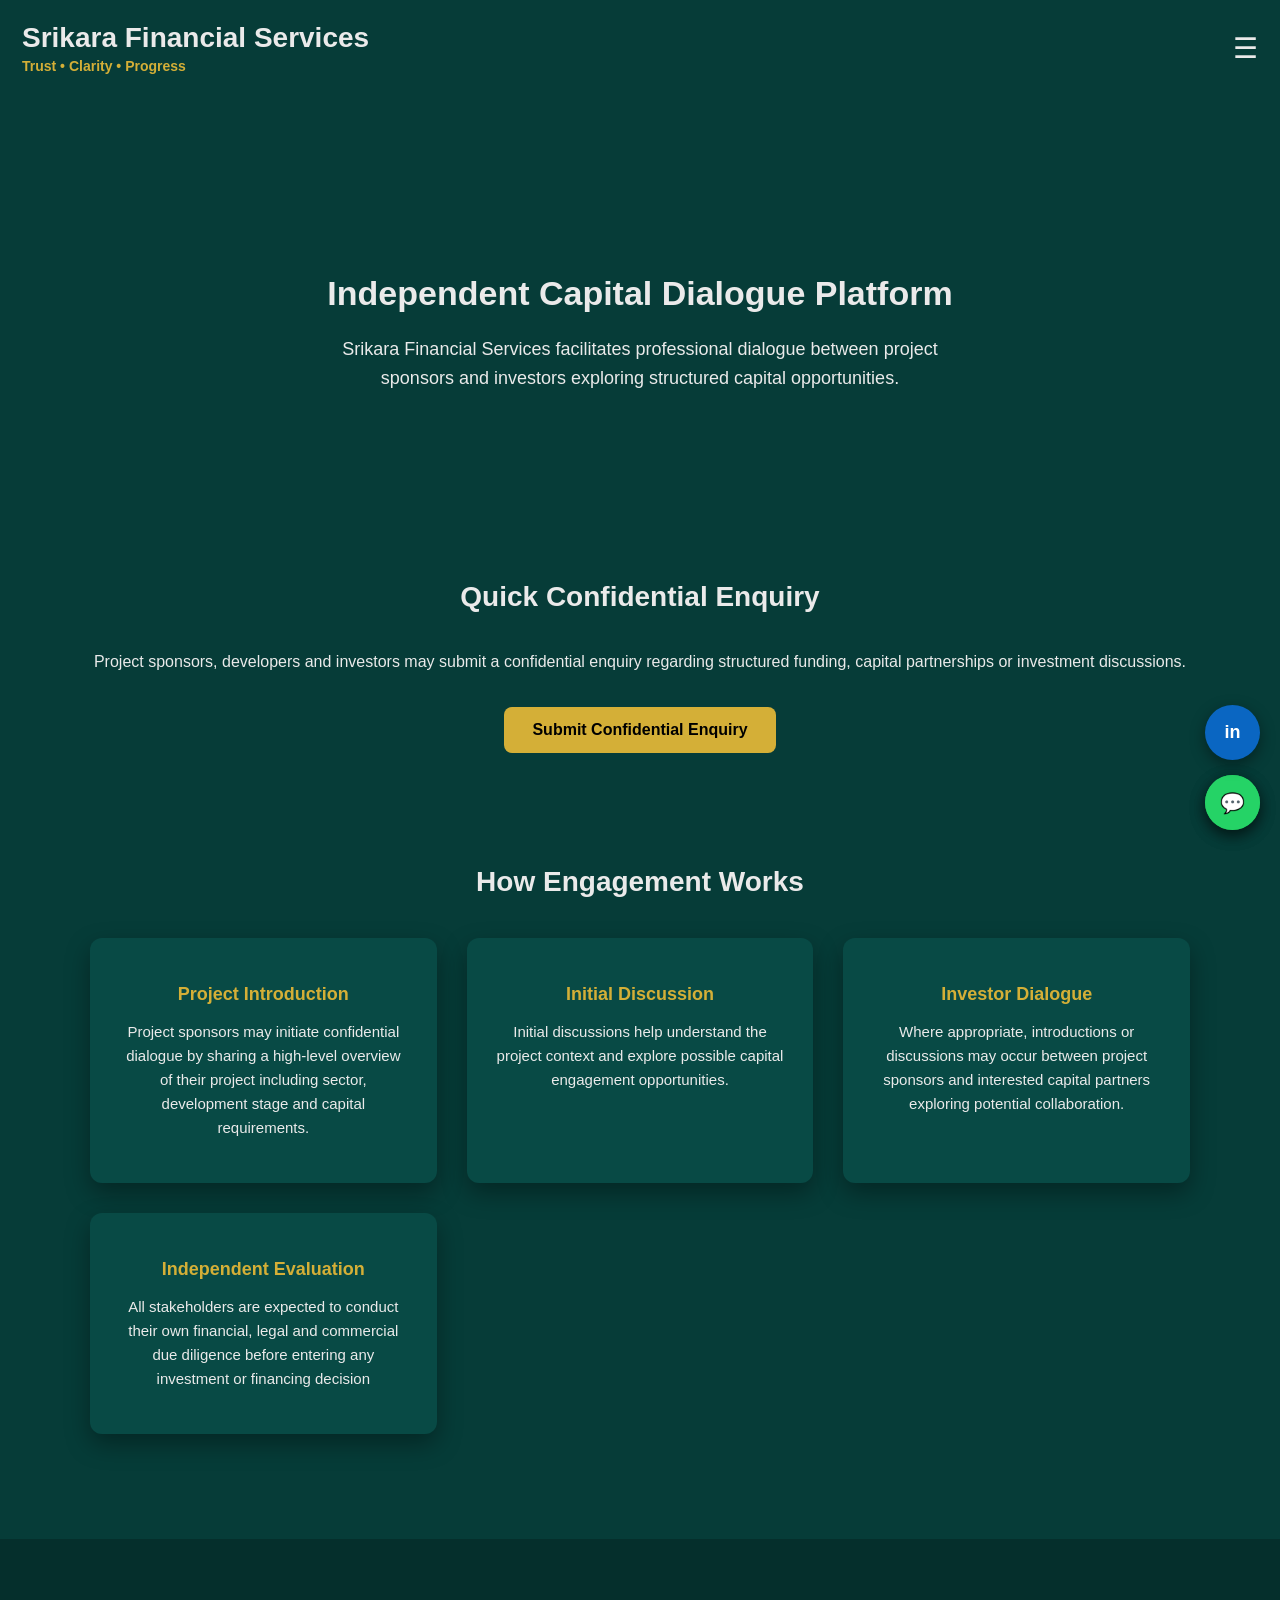
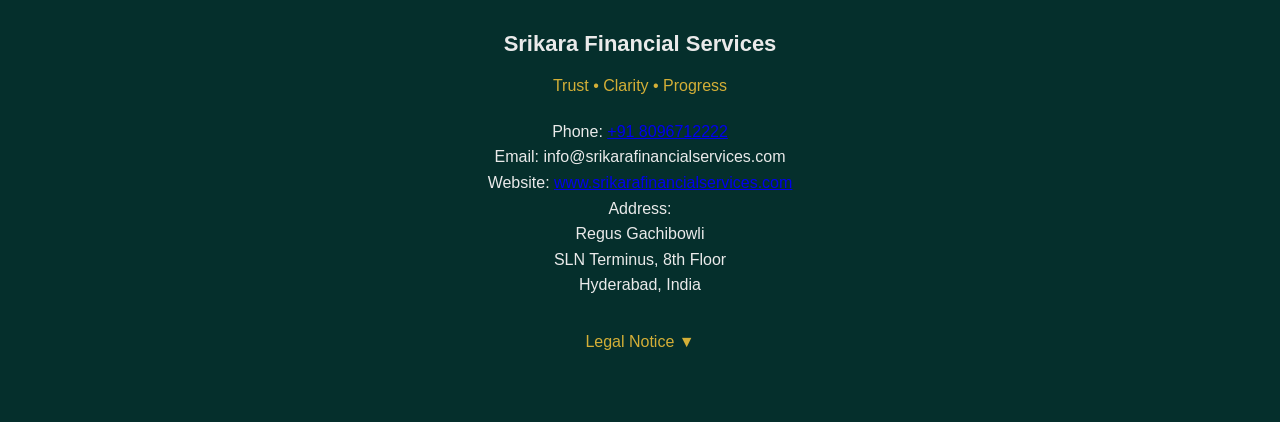
<file: index.html>
<!DOCTYPE html>
<html lang="en">

<head>

<meta charset="UTF-8">
<meta name="viewport" content="width=device-width, initial-scale=1.0">

<title>Srikara Financial Services | Structured Funding | Investor Introductions | NRI Home Loans</title>

<meta name="description" content="Srikara Financial Services facilitates dialogue between project sponsors and investors exploring structured capital opportunities.">

<meta name="keywords" content="structured funding India, project finance India, real estate capital stack India, investor introductions India, NRI home loans India, debt advisory India">
<link rel="canonical" href="https://www.srikarafinancialservices.com/">
<meta property="og:title" content="Srikara Financial Services">
<meta property="og:description" content="Independent platform facilitating dialogue between project sponsors and investors exploring structured capital opportunities.">
<meta property="og:url" content="https://www.srikarafinancialservices.com">
<meta property="og:type" content="website">

<link rel="stylesheet" href="styles.css">

<!-- GA4 -->

<script async src="https://www.googletagmanager.com/gtag/js?id=G-CBZW78712N"></script>

<script>
window.dataLayer = window.dataLayer || [];
function gtag(){dataLayer.push(arguments);}
gtag('js', new Date());
gtag('config', 'G-CBZW78712N');
</script>

</head>


<body>

<header class="header">

<div class="logo">
Srikara Financial Services
<div class="tagline">Trust • Clarity • Progress</div>
</div>

<div class="menu-icon" onclick="toggleMenu()">☰</div>

</header>


<nav id="sideMenu" class="side-menu">

<a href="index.html">Home</a>
<a href="about.html">About</a>
<a href="services.html">Services</a>
<a href="project-engagement.html">Projects</a>
<a href="structured-funding-india.html">Structured Funding</a>
<a href="nri-financing-india.html">NRI Financing</a>
<a href="faq.html">FAQ</a>
<a href="contact.html">Contact</a>

</nav>



<section class="hero">

<h1>Independent Capital Dialogue Platform</h1>

<p>
Srikara Financial Services facilitates professional dialogue between project sponsors and investors exploring structured capital opportunities.
</p>

</section>

<section class="container">

<h2>Quick Confidential Enquiry</h2>

<p>
Project sponsors, developers and investors may submit a confidential enquiry regarding structured funding, capital partnerships or investment discussions.
</p>

<a href="contact.html" class="gold-btn">
Submit Confidential Enquiry
</a>

</section>

<section class="container">

<h2>How Engagement Works</h2>

<div class="grid">

<div class="card">
<h3>Project Introduction</h3>
<p>

Project sponsors may initiate confidential dialogue by sharing a high-level overview of their project including sector, development stage and capital requirements.

</p>
</div>

<div class="card">
<h3>Initial Discussion</h3>
<p>
Initial discussions help understand the project context and explore possible capital engagement opportunities.
</p>
</div>

<div class="card">
<h3>Investor Dialogue</h3>
<p>
Where appropriate, introductions or discussions may occur between project sponsors and interested capital partners exploring potential collaboration.
</p>
</div>
<div class="card">
<h3>Independent Evaluation</h3>
<p>
All stakeholders are expected to conduct their own financial, legal and commercial due diligence before entering any investment or financing decision
</p></div>

</div>

</section>



<footer class="footer">

<h3>Srikara Financial Services</h3>

<p class="footer-tag">Trust • Clarity • Progress</p>

<p>
Phone: <a href="tel:+918096712222">+91 8096712222</a><br>

Email: <a href="mailto:info@srikarafinancialservices.com"><a class="whatsapp-btn" href="https://wa.me/918096712222?text=Hello%20I%20am%20interested%20in%20discussing%20project%20funding%20or%20financial%20services.%20Please%20share%20more%20details.">💬</a>
info@srikarafinancialservices.com
</a><br>

Website: <a href="https://www.srikarafinancialservices.com" target="_blank">
www.srikarafinancialservices.com
</a><br>
Address:<br>
Regus Gachibowli <br>
SLN Terminus, 8th Floor<br>
Hyderabad, India
</p>


<button class="disclaimer-btn" onclick="toggleDisclaimer()">Legal Notice ▼</button>

<div id="legalText" class="disclaimer-text">

<p>
Srikara Financial Services operates as an independent platform facilitating dialogue between project sponsors and investors exploring capital opportunities.
</p>

<p>
The platform does not operate as a lender, financial institution, investment fund or advisory firm providing regulated financial services.
</p>

<p>
All investment decisions remain subject to independent evaluation and due diligence by investors.
</p>

</div>

</footer>


<a class="whatsapp-btn" href="https://api.whatsapp.com/send?phone=918096712222&text=Hello%20I%20am%20interested%20in%20discussing%20project%20funding%20or%20financial%20services.%20Please%20share%20more%20details.">💬</a>

<a class="linkedin-btn" href="https://www.linkedin.com/in/naveenkumar-akula-086967397">in</a>




<script>

function toggleMenu(){
var menu=document.getElementById("sideMenu");

if(menu.style.right==="0px"){
menu.style.right="-260px";
}else{
menu.style.right="0px";
}
}

function toggleDisclaimer(){
var x=document.getElementById("legalText");

if(x.style.display==="block"){
x.style.display="none";
}else{
x.style.display="block";
}
}

</script>


</body>
</html>
</file>
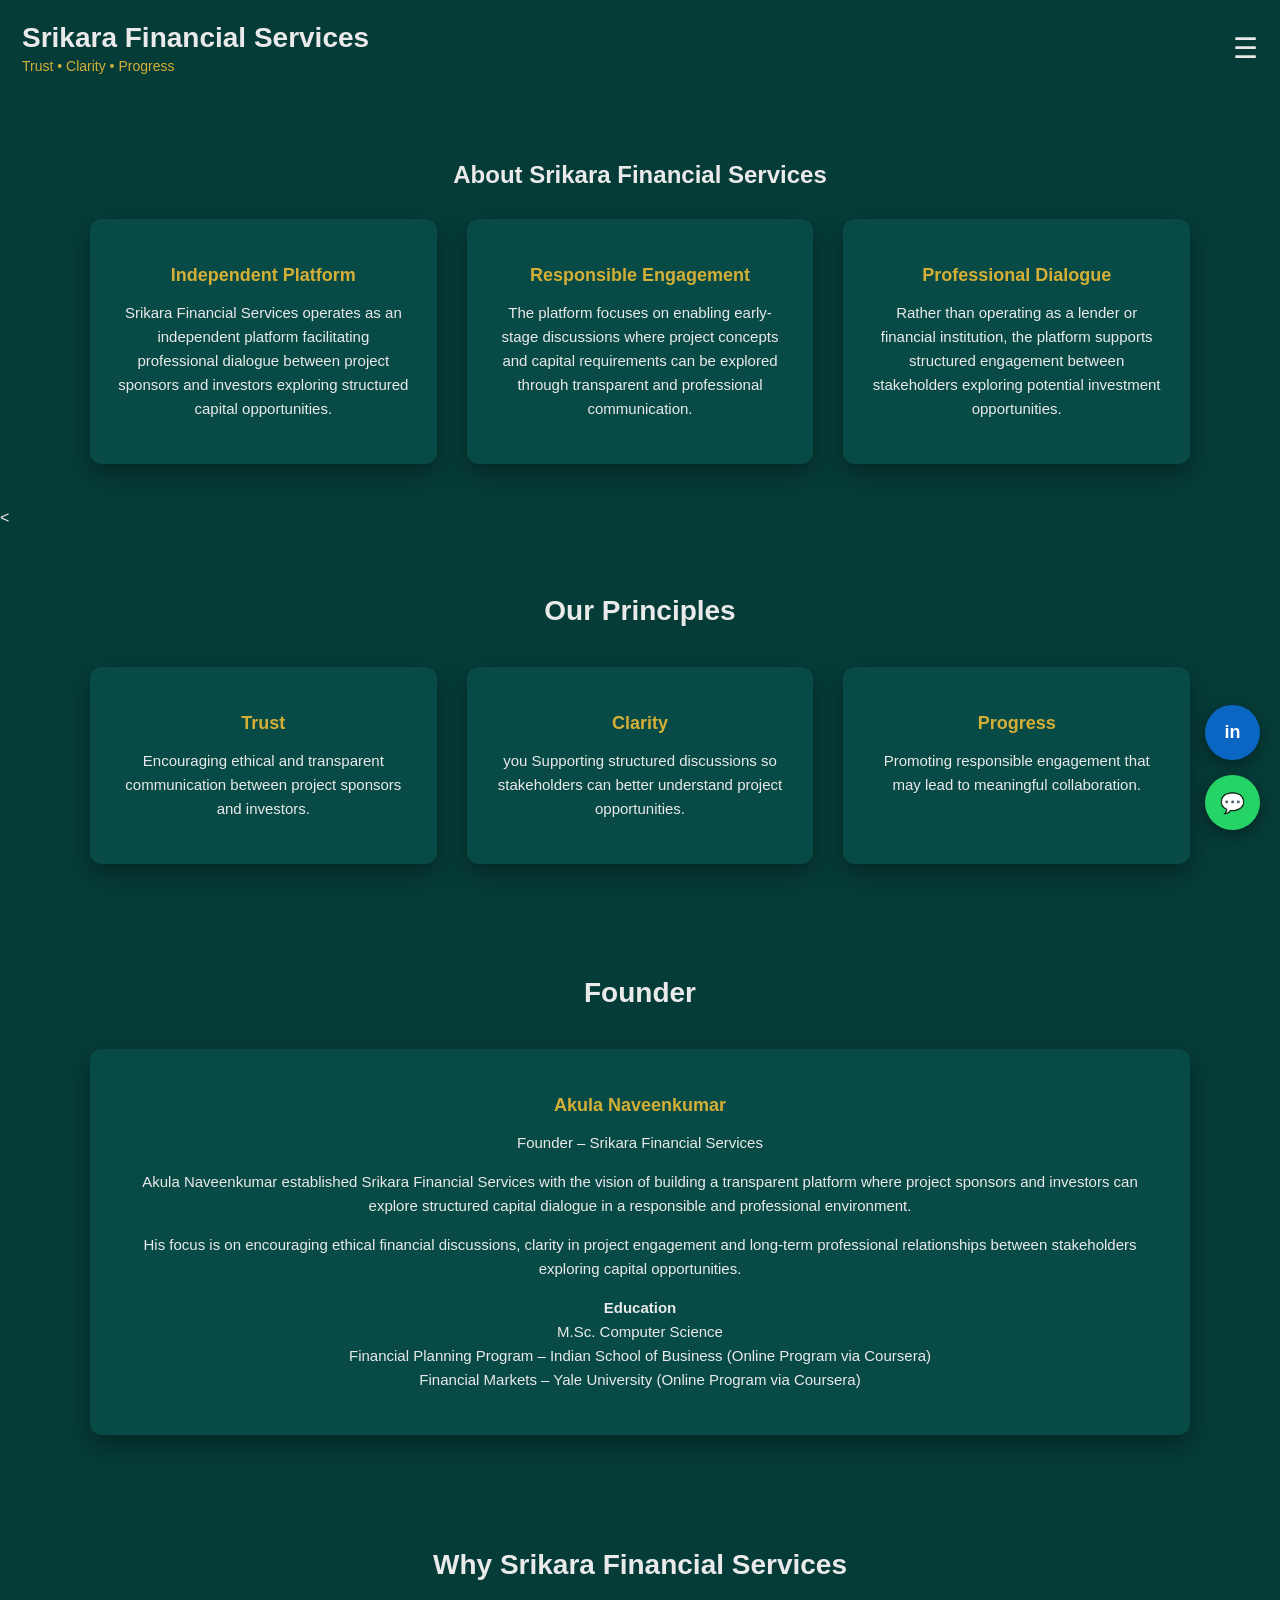
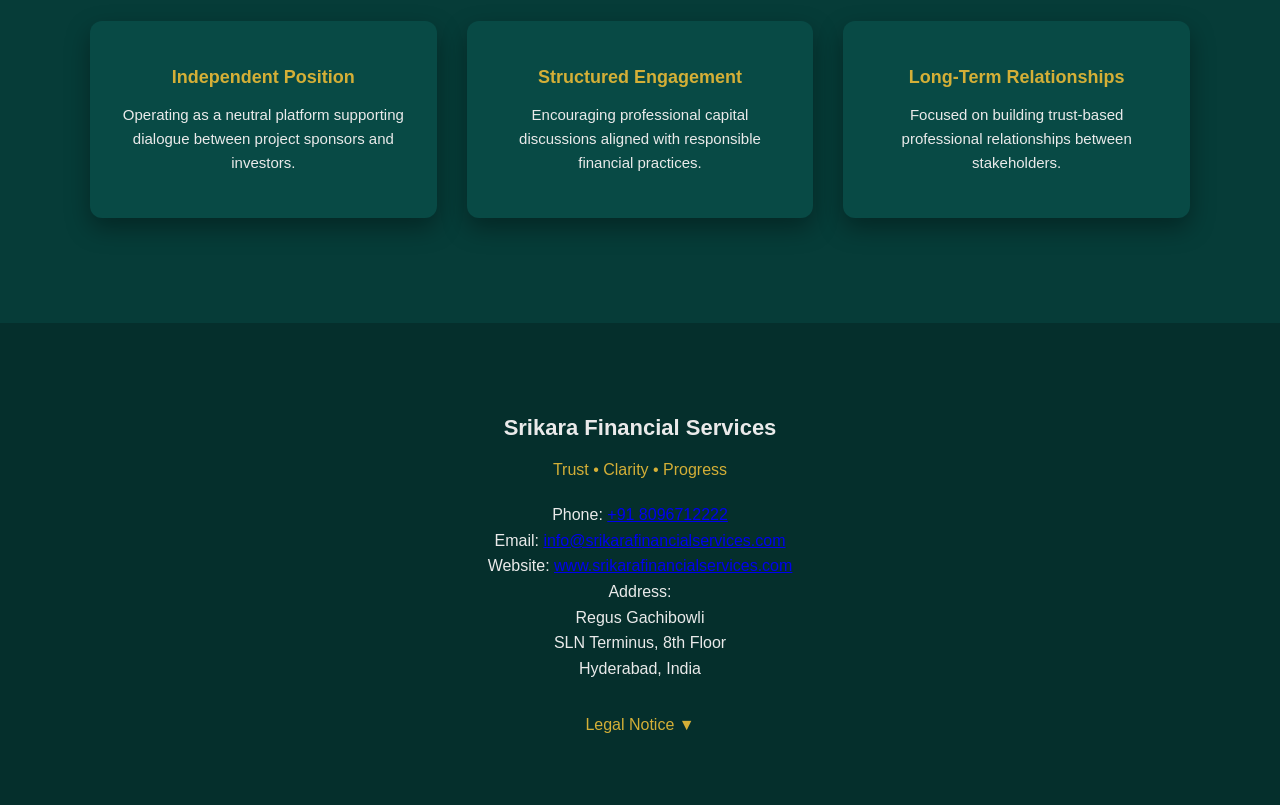
<file: about.html>
<!DOCTYPE html>
<html lang="en">

<head>

<meta charset="UTF-8">
<meta name="viewport" content="width=device-width, initial-scale=1.0">

<title>About | Srikara Financial Services</title>

<meta name="description" content="About Srikara Financial Services – Independent capital dialogue platform supporting responsible engagement between project sponsors and investors.">

<link rel="stylesheet" href="styles.css">
<!-- GA4 -->
<script async src="https://www.googletagmanager.com/gtag/js?id=G-CBZW78712N"></script>
<script>
window.dataLayer = window.dataLayer || [];
function gtag(){dataLayer.push(arguments);}
gtag('js', new Date());
gtag('config', 'G-CBZW78712N');
</script>
</head>

<body>


<!-- HEADER -->

<header class="header">

<div>
<div class="logo">Srikara Financial Services</div>
<div class="tagline">Trust • Clarity • Progress</div>
</div>

<div class="menu-icon" onclick="toggleMenu()">☰</div>

</header>


<!-- SIDE MENU -->

<div class="side-menu" id="sideMenu">

<a href="index.html">Home</a>
<a href="about.html">About</a>
<a href="services.html">Services</a>
<a href="structured-funding-india.html">Structured Funding</a>
<a href="nri-financing-india.html">NRI Financing</a>
<a href="project-engagement.html">Project Engagement</a>
<a href="faq.html">FAQ</a>
<a href="contact.html">Contact</a>

</div>



<!-- ABOUT -->

<section class="container">

<h1>About Srikara Financial Services</h1>

<div class="grid">

<div class="card">

<h3>Independent Platform</h3>

<p>
Srikara Financial Services operates as an independent platform facilitating professional dialogue between project sponsors and investors exploring structured capital opportunities.
</p>

</div>


<div class="card">

<h3>Responsible Engagement</h3>

<p>
The platform focuses on enabling early-stage discussions where project concepts and capital requirements can be explored through transparent and professional communication.
</p>

</div>


<div class="card">

<h3>Professional Dialogue</h3>

<p>
Rather than operating as a lender or financial institution, the platform supports structured engagement between stakeholders exploring potential investment opportunities.
</p>

</div>

</div>

</section>



<!-- FOUNDER -->

<
<!-- PRINCIPLES -->

<section class="container">

<h2>Our Principles</h2>

<div class="grid">

<div class="card">

<h3>Trust</h3>

<p>
Encouraging ethical and transparent communication between project sponsors and investors.
</p>

</div>


<div class="card">

<h3>Clarity</h3>

<p>you 
Supporting structured discussions so stakeholders can better understand project opportunities.
</p>

</div>


<div class="card">

<h3>Progress</h3>

<p>
Promoting responsible engagement that may lead to meaningful collaboration.
</p>

</div>

</div>

</section>

<section class="container">

<h2>Founder</h2>

<div class="card">

<h3>Akula Naveenkumar</h3>

<p>
Founder – Srikara Financial Services
</p>

<p>
Akula Naveenkumar established Srikara Financial Services with the vision of building a transparent platform where project sponsors and investors can explore structured capital dialogue in a responsible and professional environment.
</p>

<p>
His focus is on encouraging ethical financial discussions, clarity in project engagement and long-term professional relationships between stakeholders exploring capital opportunities.
</p>

<p>

<strong>Education</strong><br>

M.Sc. Computer Science<br>

Financial Planning Program – Indian School of Business (Online Program via Coursera)<br>

Financial Markets – Yale University (Online Program via Coursera)

</p>

</div>

</section>

<!-- WHY SRIKARA -->

<section class="container">

<h2>Why Srikara Financial Services</h2>

<div class="grid">

<div class="card">

<h3>Independent Position</h3>

<p>
Operating as a neutral platform supporting dialogue between project sponsors and investors.
</p>

</div>


<div class="card">

<h3>Structured Engagement</h3>

<p>
Encouraging professional capital discussions aligned with responsible financial practices.
</p>

</div>


<div class="card">

<h3>Long-Term Relationships</h3>

<p>
Focused on building trust-based professional relationships between stakeholders.
</p>

</div>

</div>

</section>



<!-- FOOTER -->

<footer class="footer">

<h3>Srikara Financial Services</h3>

<p class="footer-tag">Trust • Clarity • Progress</p>

<p>

Phone: <a href="tel:+918096712222">+91 8096712222</a><br>

Email: <a href="mailto:info@srikarafinancialservices.com">
info@srikarafinancialservices.com
</a><br>

Website: <a href="https://www.srikarafinancialservices.com" target="_blank">
www.srikarafinancialservices.com
</a><br>

Address:<br>
Regus Gachibowli <br>
SLN Terminus, 8th Floor<br>
Hyderabad, India

</p>

<button class="disclaimer-btn" onclick="toggleDisclaimer()">

Legal Notice ▼

</button>


<div class="disclaimer-text" id="disclaimer">

<p>
Srikara Financial Services operates as an independent platform facilitating dialogue between project sponsors and investors exploring capital opportunities.
</p>

<p>
The firm does not operate as a bank, NBFC, lender or investment fund and does not guarantee financing outcomes. Any investment decision remains subject to independent evaluation by investors.
</p>

</div>

</footer>



<!-- FLOATING BUTTONS -->

<a href="https://www.linkedin.com" class="linkedin-btn">in</a>

<a href="https://wa.me/918096712222" class="whatsapp-btn">💬</a>



<!-- SCRIPT -->

<script>

function toggleMenu(){

var menu=document.getElementById("sideMenu");

if(menu.style.right==="0px"){

menu.style.right="-260px";

}else{

menu.style.right="0px";

}

}



function toggleDisclaimer(){

var d=document.getElementById("disclaimer");

if(d.style.display==="block"){

d.style.display="none";

}else{

d.style.display="block";

}

}

</script>



</body>
</html>
</file>
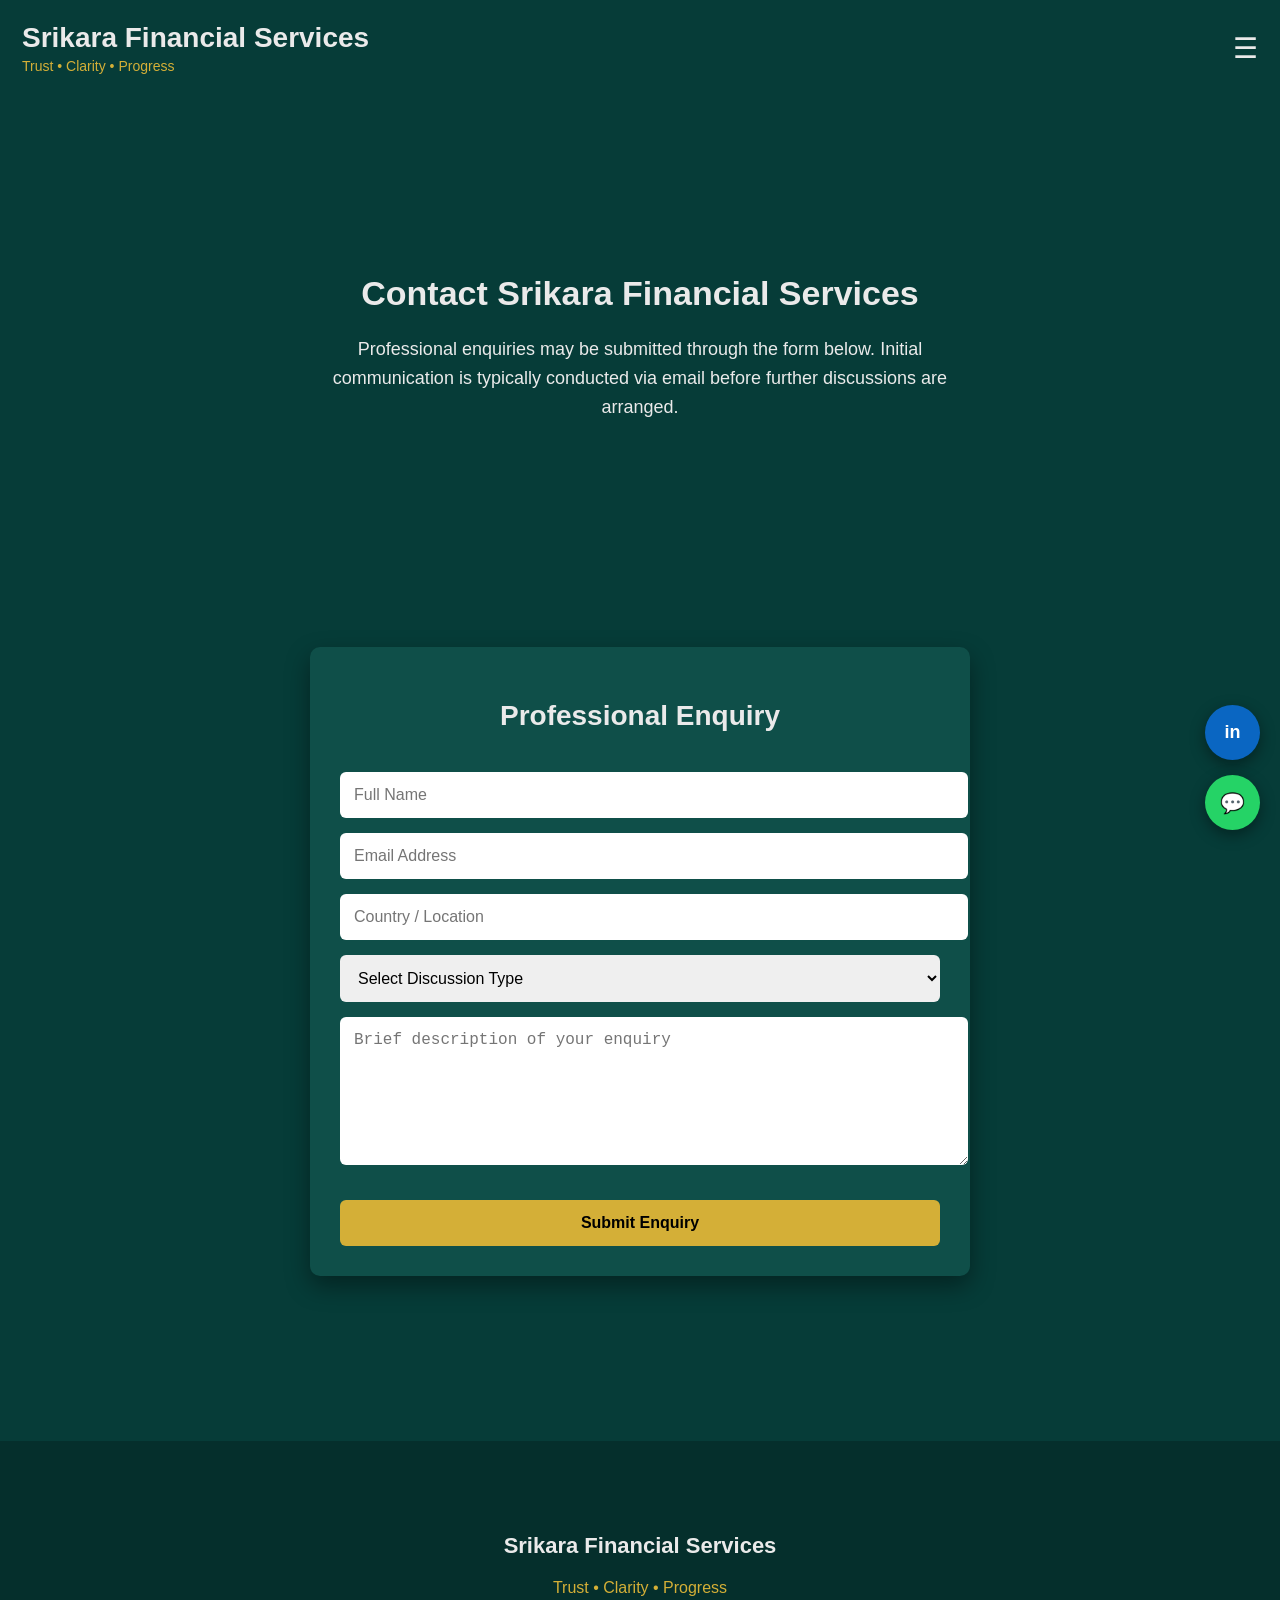
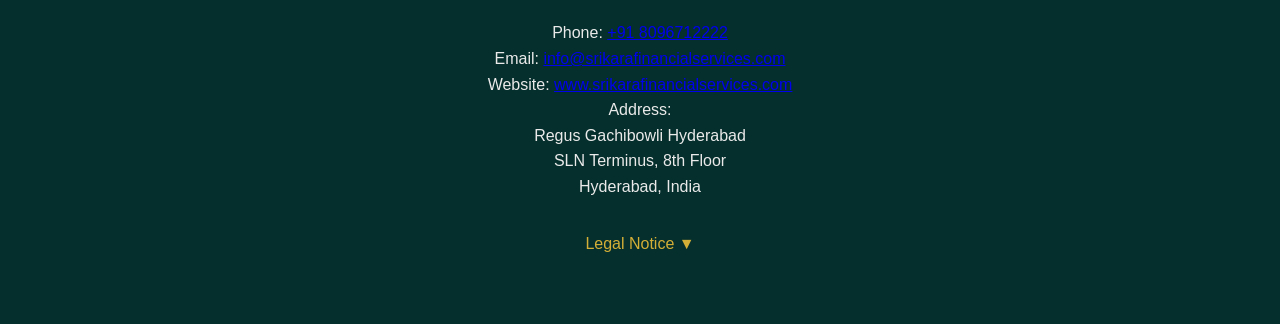
<file: contact.html>
<!DOCTYPE html>
<html lang="en">

<head>

<meta charset="UTF-8">
<meta name="viewport" content="width=device-width, initial-scale=1.0">

<title>Contact | Srikara Financial Services</title>

<meta name="description" content="Contact Srikara Financial Services for structured funding discussions, investor dialogue and professional financial enquiries.">

<link rel="stylesheet" href="styles.css">

<style>

.contact-card{
max-width:600px;
margin:60px auto;
padding:30px;
background:#0f4f49;
border-radius:10px;
box-shadow:0 10px 25px rgba(0,0,0,0.4);
}

.contact-card form{
display:flex;
flex-direction:column;
}

.contact-card input,
.contact-card select,
.contact-card textarea{
width:100%;
padding:14px;
margin-bottom:15px;
border:none;
border-radius:6px;
font-size:16px;
}

.contact-card textarea{
min-height:120px;
resize:vertical;
}

.gold-btn{
background:#d4af37;
color:black;
font-weight:bold;
border:none;
padding:14px;
border-radius:6px;
cursor:pointer;
font-size:16px;
}

.gold-btn:hover{
background:#e6c75a;
}

</style>

<!-- Google Analytics GA4 -->
<script async src="https://www.googletagmanager.com/gtag/js?id=G-CBZW78712N"></script>
<script>
window.dataLayer = window.dataLayer || [];
function gtag(){dataLayer.push(arguments);}
gtag('js', new Date());
gtag('config', 'G-CBZW78712N');
</script>

</head>


<body>


<header class="header">

<div>
<div class="logo">Srikara Financial Services</div>
<div class="tagline">Trust • Clarity • Progress</div>
</div>

<div class="menu-icon" onclick="toggleMenu()">☰</div>

</header>



<div class="side-menu" id="sideMenu">

<a href="index.html">Home</a>
<a href="about.html">About</a>
<a href="services.html">Services</a>
<a href="structured-funding-india.html">Structured Funding</a>
<a href="nri-financing-india.html">NRI Financing</a>
<a href="project-engagement.html">Projects</a>
<a href="faq.html">FAQ</a>
<a href="contact.html">Contact</a>

</div>



<section class="hero">

<h1>Contact Srikara Financial Services</h1>

<p>
Professional enquiries may be submitted through the form below.
Initial communication is typically conducted via email before
further discussions are arranged.
</p>

</section>



<section class="container">

<div class="contact-card">

<h2>Professional Enquiry</h2>

<form action="mailto:info@srikarafinancialservices.com" method="post" enctype="text/plain">

<input type="text" placeholder="Full Name" required>

<input type="email" placeholder="Email Address" required>

<input type="text" placeholder="Country / Location" required>

<select required>

<option value="">Select Discussion Type</option>
<option>General Enquiry</option>
<option>Structured Funding Discussion</option>
<option>Project Funding Discussion</option>
<option>Investor Introduction</option>
<option>NRI Financing Discussion</option>

</select>

<textarea placeholder="Brief description of your enquiry" rows="5"></textarea>

<button type="submit" class="gold-btn">Submit Enquiry</button>

</form>

</div>

</section>



<footer class="footer">

<h3>Srikara Financial Services</h3>

<p class="footer-tag">Trust • Clarity • Progress</p>

<p>

Phone: <a href="tel:+918096712222">+91 8096712222</a><br>

Email: <a href="mailto:info@srikarafinancialservices.com">
info@srikarafinancialservices.com
</a><br>

Website: <a href="https://www.srikarafinancialservices.com" target="_blank">
www.srikarafinancialservices.com
</a><br>

Address:<br>
Regus Gachibowli Hyderabad<br>
SLN Terminus, 8th Floor<br>
Hyderabad, India

</p>


<button class="disclaimer-btn" onclick="toggleDisclaimer()">
Legal Notice ▼
</button>


<div class="disclaimer-text" id="disclaimer">

<p>
Srikara Financial Services operates as an independent advisory
platform supporting dialogue between project sponsors and
investors exploring capital opportunities.
</p>

<p>
The firm does not operate as a bank, lender or investment fund
and does not guarantee financing outcomes.
</p>

<p>
All financial decisions remain subject to independent evaluation
and due diligence by relevant stakeholders.
</p>

</div>

</footer>



<a href="https://www.linkedin.com" class="linkedin-btn">in</a>

<a href="https://wa.me/918096712222" class="whatsapp-btn">💬</a>



<script>

function toggleMenu(){

var menu=document.getElementById("sideMenu");

if(menu.style.right==="0px"){
menu.style.right="-260px";
}else{
menu.style.right="0px";
}

}

function toggleDisclaimer(){

var d=document.getElementById("disclaimer");

if(d.style.display==="block"){
d.style.display="none";
}else{
d.style.display="block";
}

}

</script>


</body>
</html>
</file>
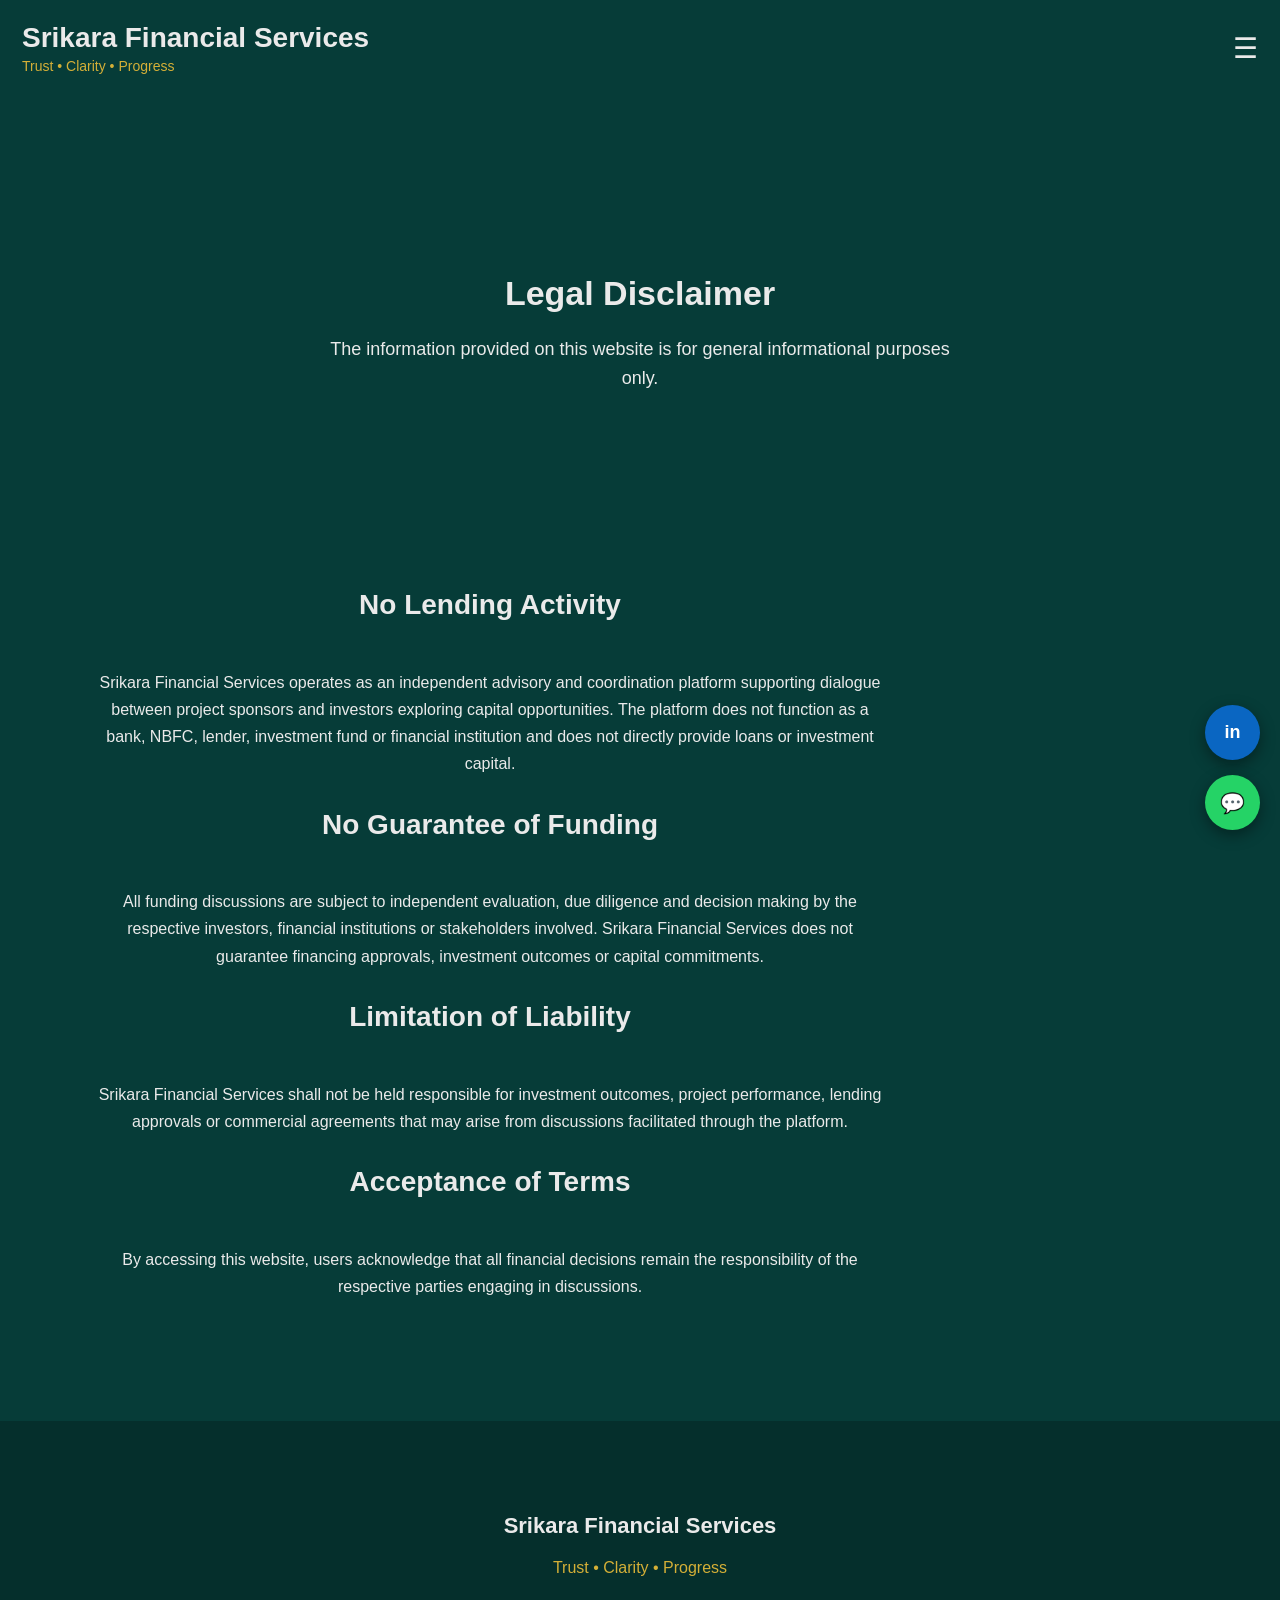
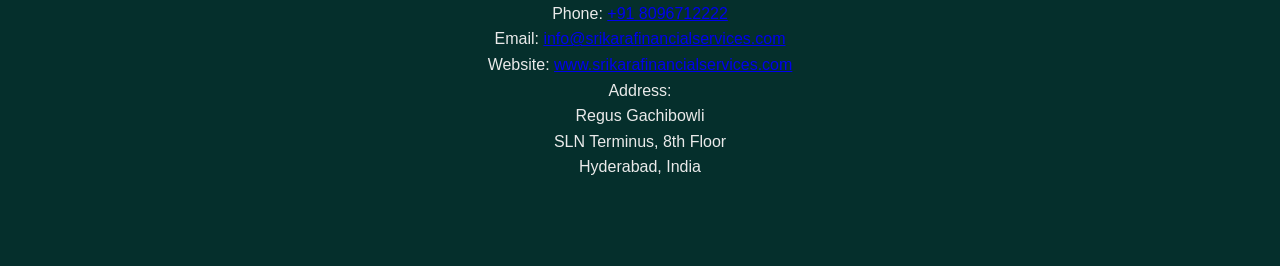
<file: disclaimer.html>
<!DOCTYPE html>
<html lang="en">

<head>

<meta charset="UTF-8">
<meta name="viewport" content="width=device-width, initial-scale=1.0">

<title>Legal Disclaimer | Srikara Financial Services</title>

<meta name="description" content="Legal disclaimer and engagement terms for Srikara Financial Services advisory platform.">

<link rel="stylesheet" href="styles.css">

</head>


<body>


<header class="header">

<div>
<div class="logo">Srikara Financial Services</div>
<div class="tagline">Trust • Clarity • Progress</div>
</div>

<div class="menu-icon" onclick="toggleMenu()">☰</div>

</header>



<div class="side-menu" id="sideMenu">

<a href="index.html">Home</a>
<a href="about.html">About</a>
<a href="services.html">Services</a>
<a href="projects.html">Projects</a>
<a href="structured-funding.html">Structured Funding</a>
<a href="nri-financing.html">NRI Financing</a>
<a href="faq.html">FAQ</a>
<a href="contact.html">Contact</a>

</div>



<section class="hero">

<h1>Legal Disclaimer</h1>

<p>
The information provided on this website is for general informational
purposes only.
</p>

</section>



<section class="container">

<div style="max-width:800px;line-height:1.7;">


<h2>No Lending Activity</h2>

<p>

Srikara Financial Services operates as an independent advisory and
coordination platform supporting dialogue between project sponsors
and investors exploring capital opportunities.

The platform does not function as a bank, NBFC, lender, investment
fund or financial institution and does not directly provide loans
or investment capital.

</p>



<h2>No Guarantee of Funding</h2>

<p>

All funding discussions are subject to independent evaluation,
due diligence and decision making by the respective investors,
financial institutions or stakeholders involved.

Srikara Financial Services does not guarantee financing approvals,
investment outcomes or capital commitments.

</p>



<h2>Limitation of Liability</h2>

<p>

Srikara Financial Services shall not be held responsible for
investment outcomes, project performance, lending approvals
or commercial agreements that may arise from discussions
facilitated through the platform.

</p>



<h2>Acceptance of Terms</h2>

<p>

By accessing this website, users acknowledge that all financial
decisions remain the responsibility of the respective parties
engaging in discussions.

</p>

</div>

</section>



<footer class="footer">

<h3>Srikara Financial Services</h3>

<p class="footer-tag">Trust • Clarity • Progress</p>

<p>

Phone: <a href="tel:+918096712222">+91 8096712222</a><br>

Email: <a href="mailto:info@srikarafinancialservices.com">
info@srikarafinancialservices.com
</a><br>

Website: <a href="https://www.srikarafinancialservices.com" target="_blank">
www.srikarafinancialservices.com
</a><br>

Address:<br>
Regus Gachibowli<br>
SLN Terminus, 8th Floor<br>
Hyderabad, India

</p>

</footer>



<a href="#" class="linkedin-btn">in</a>

<a href="https://wa.me/918096712222" class="whatsapp-btn">💬</a>



<script>

function toggleMenu(){

var menu=document.getElementById("sideMenu");

if(menu.style.right==="0px"){

menu.style.right="-260px";

}else{

menu.style.right="0px";

}

}

</script>



</body>
</html>
</file>
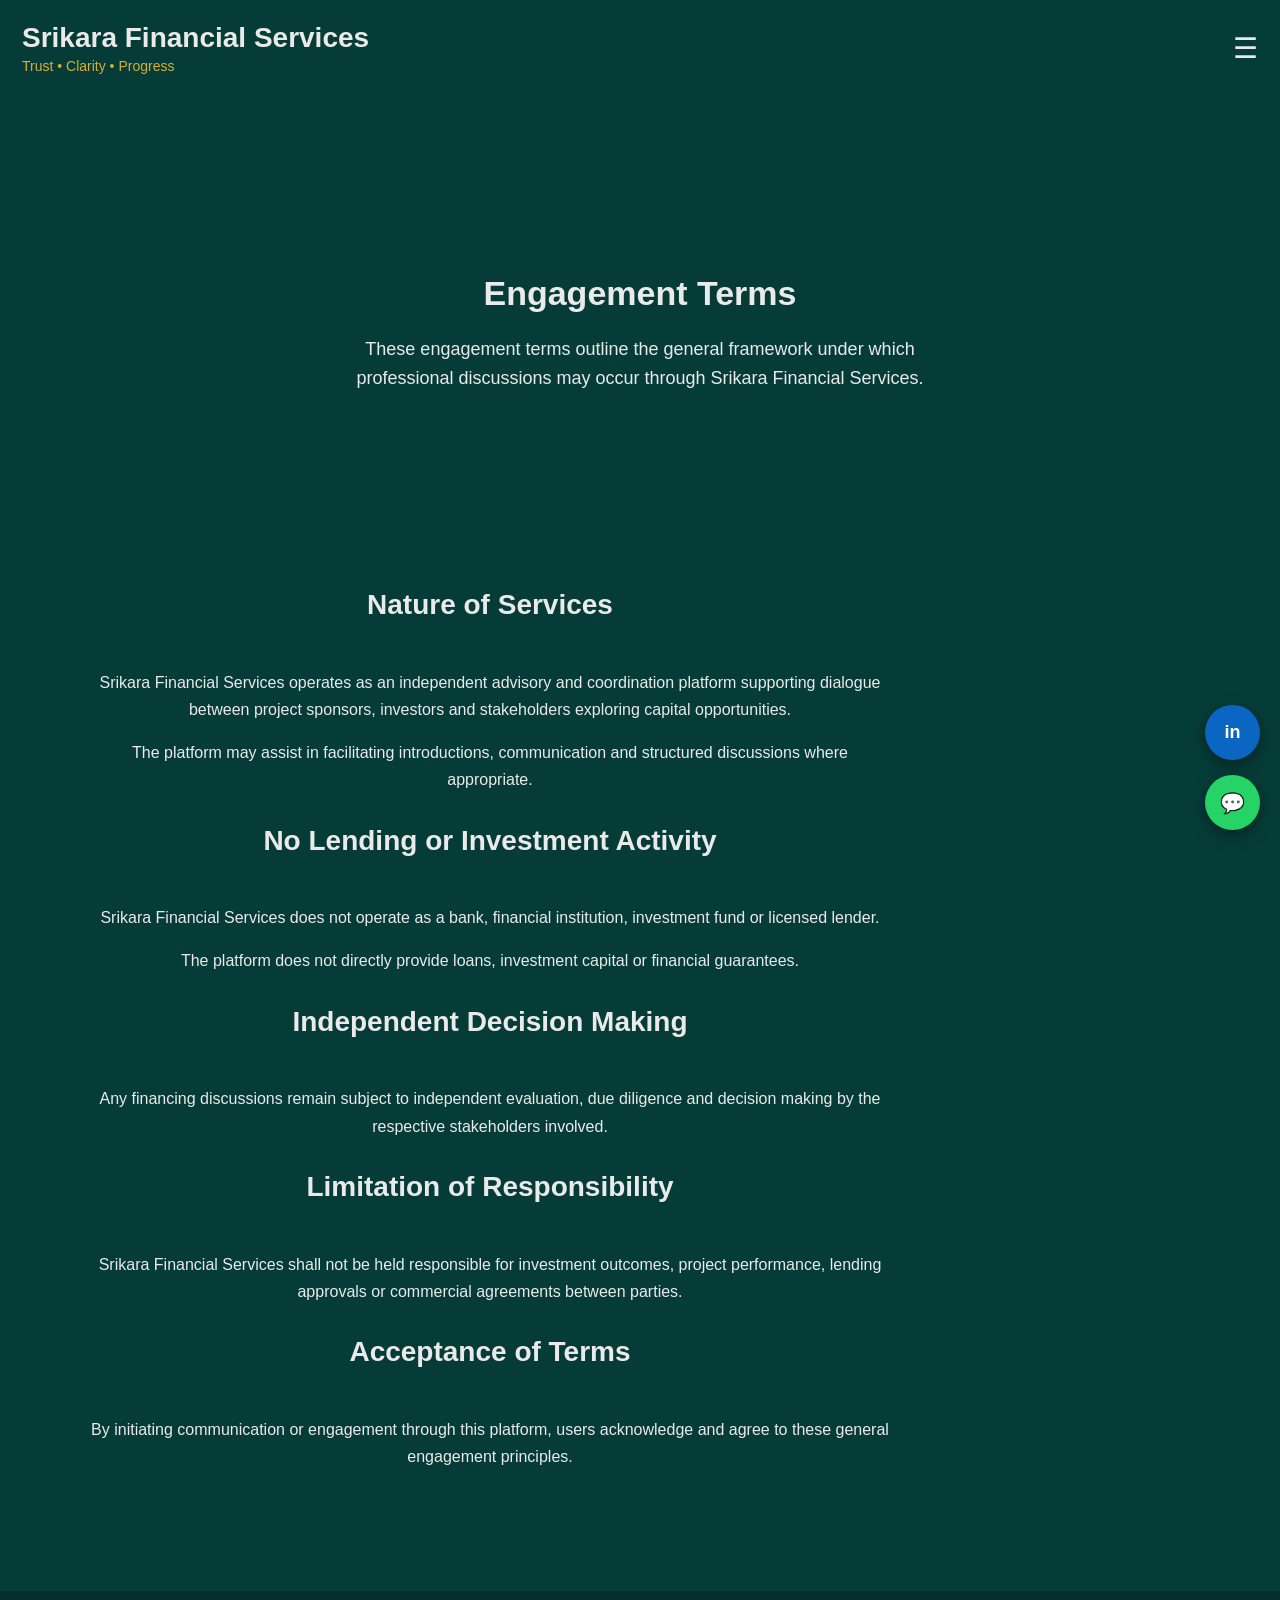
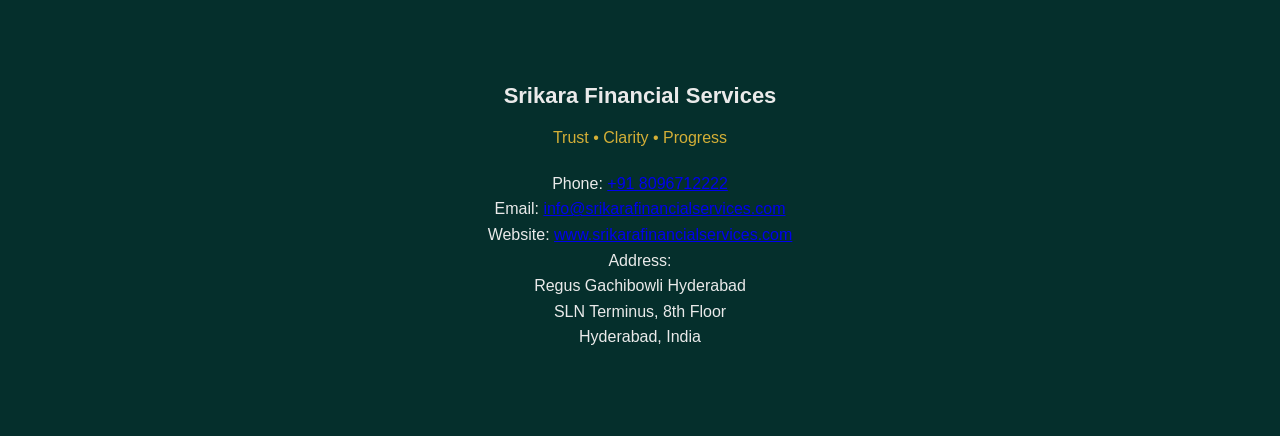
<file: engagement-terms.html>
<!DOCTYPE html>
<html lang="en">

<head>

<meta charset="UTF-8">
<meta name="viewport" content="width=device-width, initial-scale=1.0">

<title>Engagement Terms | Srikara Financial Services</title>

<meta name="description" content="Engagement terms describing the framework for professional discussions facilitated through Srikara Financial Services.">

<link rel="stylesheet" href="styles.css">

</head>


<body>


<header class="header">

<div>
<div class="logo">Srikara Financial Services</div>
<div class="tagline">Trust • Clarity • Progress</div>
</div>

<div class="menu-icon" onclick="toggleMenu()">☰</div>

</header>



<div class="side-menu" id="sideMenu">

<a href="index.html">Home</a>
<a href="about.html">About</a>
<a href="services.html">Services</a>
<a href="projects.html">Projects</a>
<a href="structured-funding-india.html">Structured Funding</a>
<a href="nri-financing-india.html">NRI Financing</a>
<a href="faq.html">FAQ</a>
<a href="contact.html">Contact</a>

</div>



<section class="hero">

<h1>Engagement Terms</h1>

<p>
These engagement terms outline the general framework under which
professional discussions may occur through Srikara Financial Services.
</p>

</section>



<section class="container">

<div style="max-width:800px; line-height:1.7;">


<h2>Nature of Services</h2>

<p>

Srikara Financial Services operates as an independent advisory
and coordination platform supporting dialogue between project
sponsors, investors and stakeholders exploring capital opportunities.

</p>

<p>

The platform may assist in facilitating introductions,
communication and structured discussions where appropriate.

</p>



<h2>No Lending or Investment Activity</h2>

<p>

Srikara Financial Services does not operate as a bank,
financial institution, investment fund or licensed lender.

</p>

<p>

The platform does not directly provide loans,
investment capital or financial guarantees.

</p>



<h2>Independent Decision Making</h2>

<p>

Any financing discussions remain subject to independent
evaluation, due diligence and decision making by the
respective stakeholders involved.

</p>



<h2>Limitation of Responsibility</h2>

<p>

Srikara Financial Services shall not be held responsible
for investment outcomes, project performance, lending
approvals or commercial agreements between parties.

</p>



<h2>Acceptance of Terms</h2>

<p>

By initiating communication or engagement through this
platform, users acknowledge and agree to these general
engagement principles.

</p>


</div>

</section>



<footer class="footer">

<h3>Srikara Financial Services</h3>

<p class="footer-tag">Trust • Clarity • Progress</p>

<p>

Phone: <a href="tel:+918096712222">+91 8096712222</a><br>

Email: <a href="mailto:info@srikarafinancialservices.com">
info@srikarafinancialservices.com
</a><br>

Website: <a href="https://www.srikarafinancialservices.com" target="_blank">
www.srikarafinancialservices.com
</a><br>

Address:<br>
Regus Gachibowli Hyderabad<br>
SLN Terminus, 8th Floor<br>
Hyderabad, India

</p>

</footer>



<a href="#" class="linkedin-btn">in</a>

<a href="https://wa.me/918096712222" class="whatsapp-btn">💬</a>



<script>

function toggleMenu(){

var menu=document.getElementById("sideMenu");

if(menu.style.right==="0px"){

menu.style.right="-260px";

}else{

menu.style.right="0px";

}

}

</script>


</body>
</html>
</file>
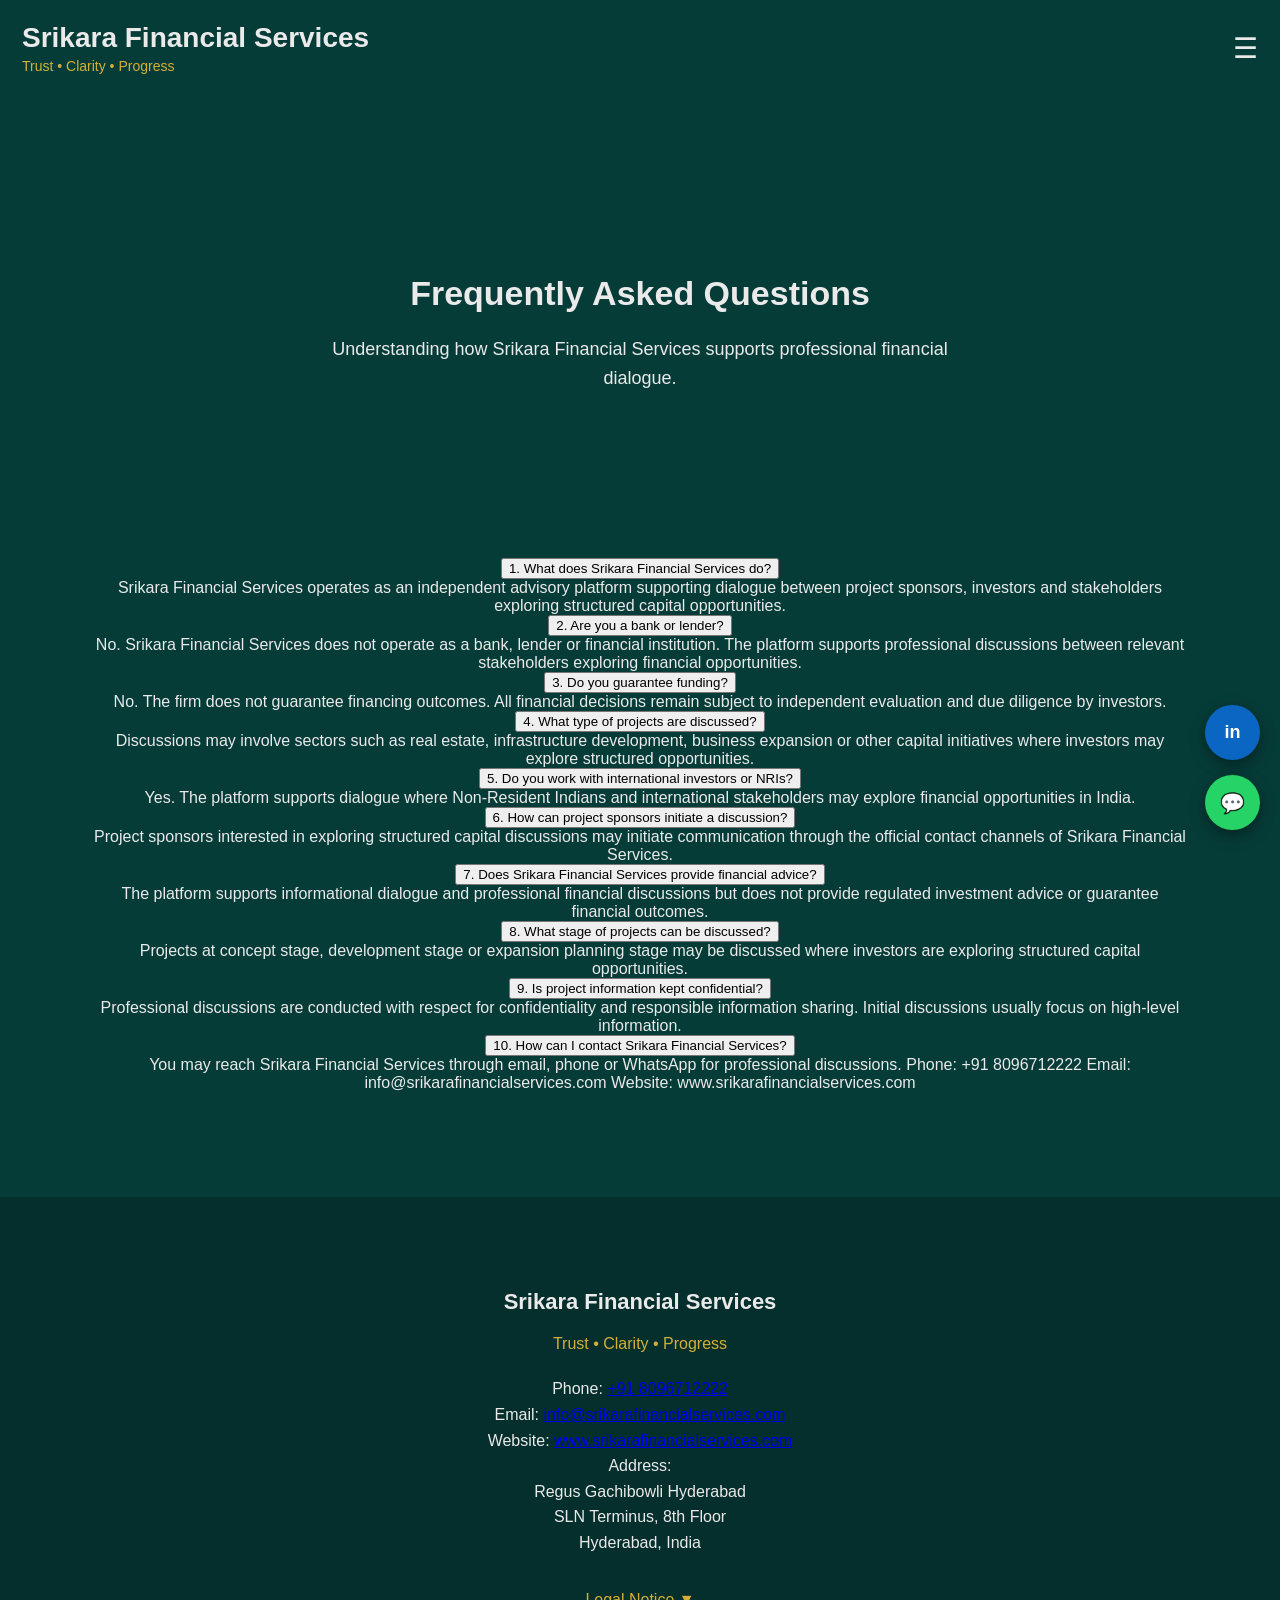
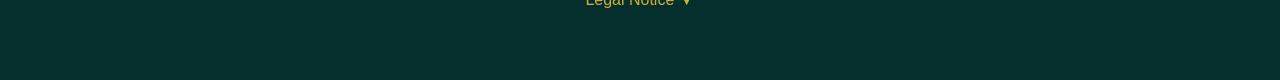
<file: faq.html>
<!DOCTYPE html>
<html lang="en">

<head>

<meta charset="UTF-8">
<meta name="viewport" content="width=device-width, initial-scale=1.0">

<title>FAQ | Srikara Financial Services</title>

<meta name="description" content="Frequently asked questions about structured funding, NRI financing, investor dialogue and capital discussions supported by Srikara Financial Services.">

<link rel="stylesheet" href="styles.css">

</head>


<body>


<header class="header">

<div>

<div class="logo">Srikara Financial Services</div>
<div class="tagline">Trust • Clarity • Progress</div>

</div>

<div class="menu-icon" onclick="toggleMenu()">☰</div>

</header>



<div class="side-menu" id="sideMenu">

<a href="index.html">Home</a>
<a href="about.html">About</a>
<a href="services.html">Services</a>
<a href="structured-funding-india.html">Structured Funding</a>
<a href="nri-financing-india.html">NRI Financing</a>
<a href="project-engagement.html">Projects</a>
<a href="faq.html">FAQ</a>
<a href="contact.html">Contact</a>

</div>



<section class="hero">

<h1>Frequently Asked Questions</h1>

<p>
Understanding how Srikara Financial Services supports
professional financial dialogue.
</p>

</section>



<section class="container">



<div class="faq-item">

<button class="faq-question" onclick="toggleFaq(this)">
1. What does Srikara Financial Services do?
</button>

<div class="faq-answer">

Srikara Financial Services operates as an independent advisory platform
supporting dialogue between project sponsors, investors and stakeholders
exploring structured capital opportunities.

</div>

</div>



<div class="faq-item">

<button class="faq-question" onclick="toggleFaq(this)">
2. Are you a bank or lender?
</button>

<div class="faq-answer">

No. Srikara Financial Services does not operate as a bank,
lender or financial institution.

The platform supports professional discussions
between relevant stakeholders exploring financial opportunities.

</div>

</div>



<div class="faq-item">

<button class="faq-question" onclick="toggleFaq(this)">
3. Do you guarantee funding?
</button>

<div class="faq-answer">

No. The firm does not guarantee financing outcomes.
All financial decisions remain subject to independent
evaluation and due diligence by investors.

</div>

</div>



<div class="faq-item">

<button class="faq-question" onclick="toggleFaq(this)">
4. What type of projects are discussed?
</button>

<div class="faq-answer">

Discussions may involve sectors such as real estate,
infrastructure development, business expansion
or other capital initiatives where investors
may explore structured opportunities.

</div>

</div>



<div class="faq-item">

<button class="faq-question" onclick="toggleFaq(this)">
5. Do you work with international investors or NRIs?
</button>

<div class="faq-answer">

Yes. The platform supports dialogue where Non-Resident Indians
and international stakeholders may explore financial
opportunities in India.

</div>

</div>



<div class="faq-item">

<button class="faq-question" onclick="toggleFaq(this)">
6. How can project sponsors initiate a discussion?
</button>

<div class="faq-answer">

Project sponsors interested in exploring structured capital
discussions may initiate communication through the official
contact channels of Srikara Financial Services.

</div>

</div>



<div class="faq-item">

<button class="faq-question" onclick="toggleFaq(this)">
7. Does Srikara Financial Services provide financial advice?
</button>

<div class="faq-answer">

The platform supports informational dialogue and professional
financial discussions but does not provide regulated
investment advice or guarantee financial outcomes.

</div>

</div>



<div class="faq-item">

<button class="faq-question" onclick="toggleFaq(this)">
8. What stage of projects can be discussed?
</button>

<div class="faq-answer">

Projects at concept stage, development stage or expansion
planning stage may be discussed where investors are
exploring structured capital opportunities.

</div>

</div>



<div class="faq-item">

<button class="faq-question" onclick="toggleFaq(this)">
9. Is project information kept confidential?
</button>

<div class="faq-answer">

Professional discussions are conducted with respect
for confidentiality and responsible information sharing.
Initial discussions usually focus on high-level information.

</div>

</div>



<div class="faq-item">

<button class="faq-question" onclick="toggleFaq(this)">
10. How can I contact Srikara Financial Services?
</button>

<div class="faq-answer">

You may reach Srikara Financial Services through
email, phone or WhatsApp for professional discussions.

Phone: +91 8096712222  
Email: info@srikarafinancialservices.com  
Website: www.srikarafinancialservices.com

</div>

</div>



</section>



<footer class="footer">

<h3>Srikara Financial Services</h3>

<p class="footer-tag">Trust • Clarity • Progress</p>

<p>
Phone: <a href="tel:+918096712222">+91 8096712222</a><br>

Email: <a href="mailto:info@srikarafinancialservices.com">
info@srikarafinancialservices.com
</a><br>

Website: <a href="https://www.srikarafinancialservices.com" target="_blank">
www.srikarafinancialservices.com
</a><br>

Address:<br>
Regus Gachibowli Hyderabad<br>
SLN Terminus, 8th Floor<br>
Hyderabad, India

</p>


<button class="disclaimer-btn" onclick="toggleDisclaimer()">
Legal Notice ▼
</button>


<div class="disclaimer-text" id="disclaimer">

<p>

Srikara Financial Services operates as an independent
platform facilitating dialogue between project sponsors,
investors and stakeholders exploring capital opportunities.

</p>

<p>

The firm does not operate as a bank, lender or investment fund
and does not guarantee financing outcomes.

</p>

<p>

All financial decisions remain subject to independent
evaluation and due diligence by relevant stakeholders.

</p>

</div>

</footer>



<a href="https://www.linkedin.com" class="linkedin-btn">in</a>

<a href="https://wa.me/918096712222" class="whatsapp-btn">💬</a>



<script>

function toggleMenu(){

var menu=document.getElementById("sideMenu");

if(menu.style.right==="0px"){

menu.style.right="-260px";

}else{

menu.style.right="0px";

}

}



function toggleDisclaimer(){

var d=document.getElementById("disclaimer");

if(d.style.display==="block"){

d.style.display="none";

}else{

d.style.display="block";

}

}



function toggleFaq(button){

var answer=button.nextElementSibling;

if(answer.style.display==="block"){

answer.style.display="none";

}else{

answer.style.display="block";

}

}

</script>


</body>
</html>
</file>
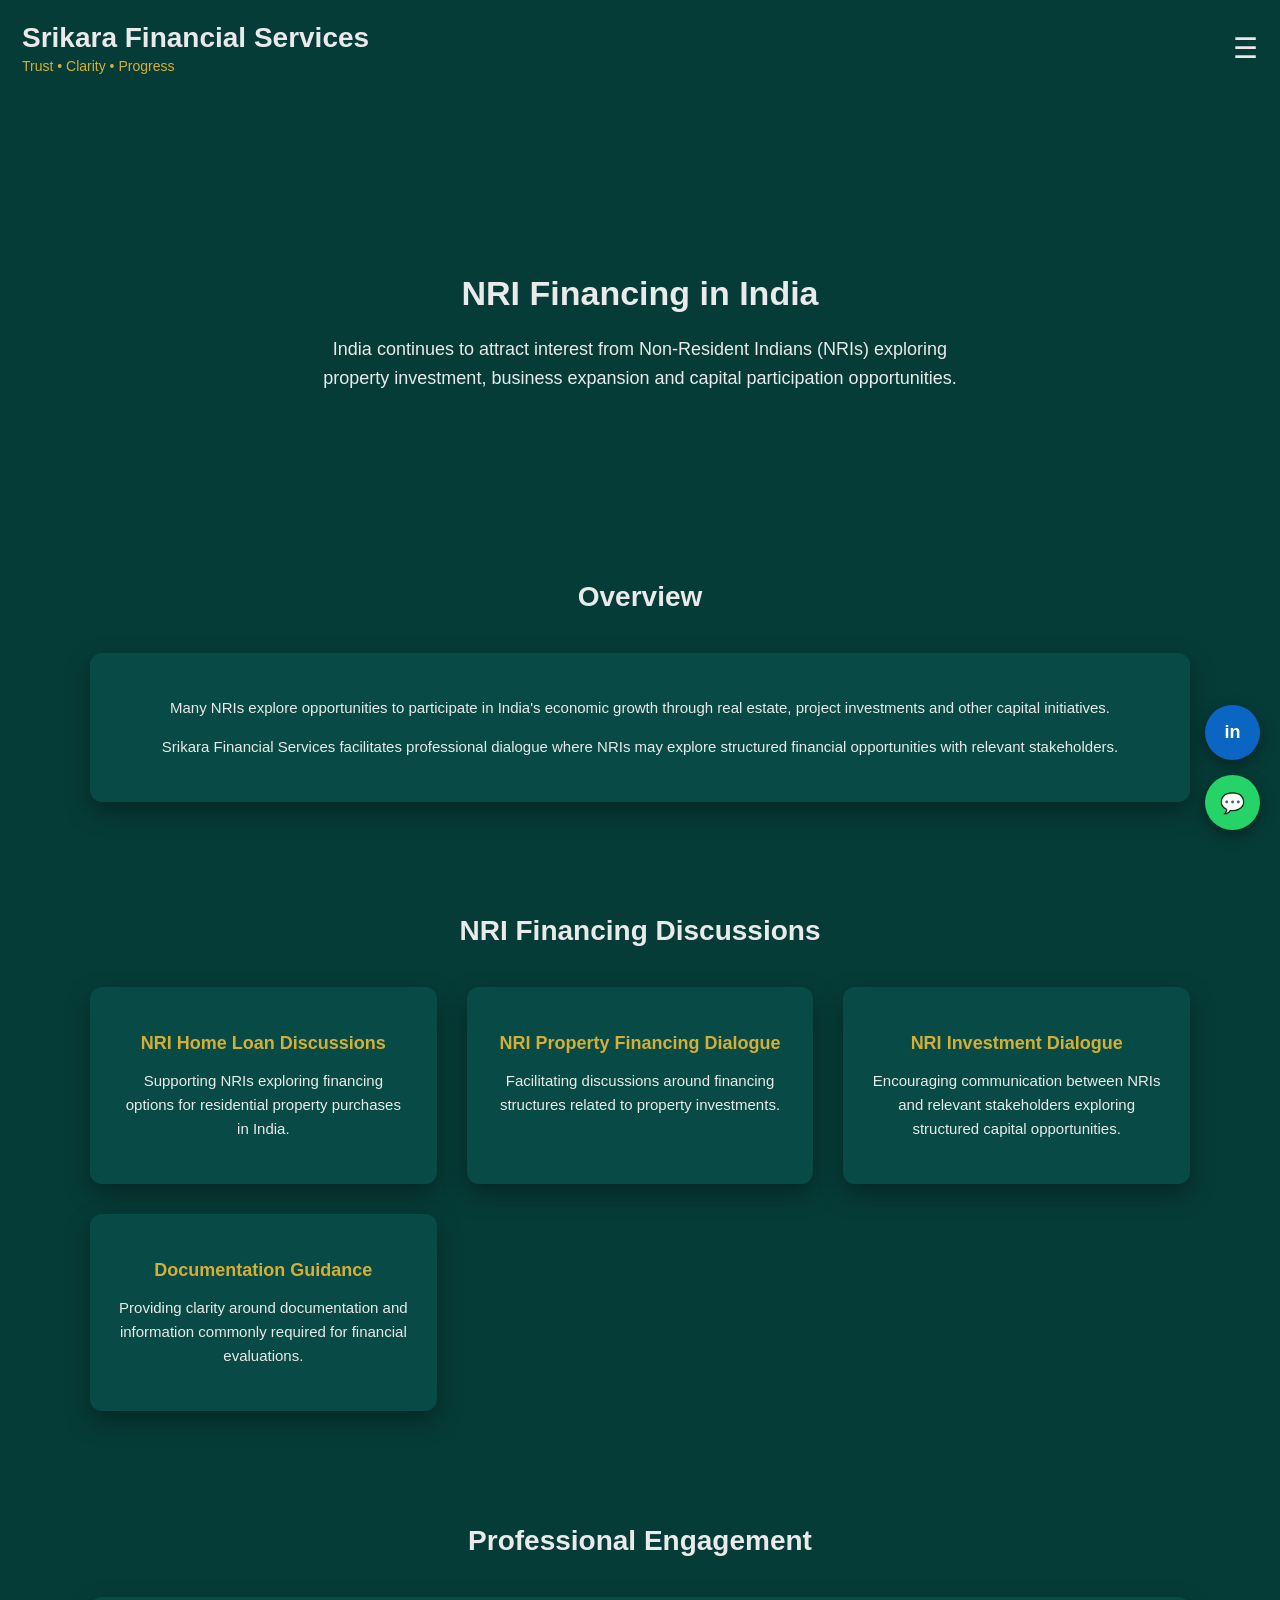
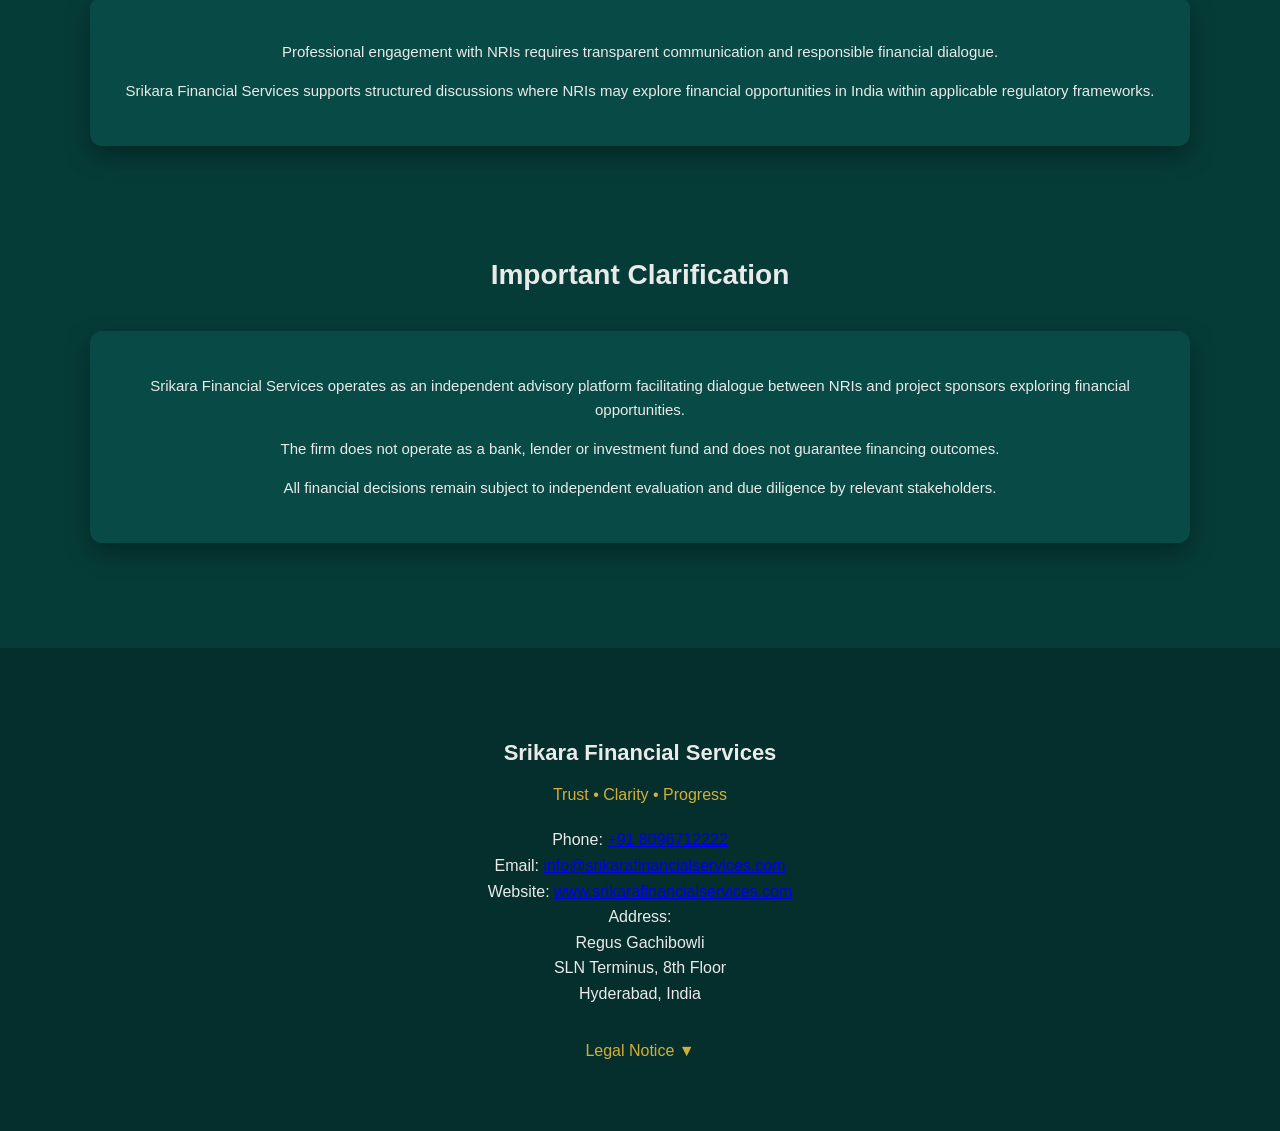
<file: nri-financing-india.html>
<!DOCTYPE html>
<html lang="en">

<head>

<meta charset="UTF-8">
<meta name="viewport" content="width=device-width, initial-scale=1.0">

<title>NRI Financing India | Srikara Financial Services</title>

<meta name="description" content="NRI financing discussions and capital opportunities in India facilitated through professional advisory dialogue by Srikara Financial Services.">

<link rel="stylesheet" href="styles.css">

</head>

<body>



<!-- HEADER -->

<header class="header">

<div>
<div class="logo">Srikara Financial Services</div>
<div class="tagline">Trust • Clarity • Progress</div>
</div>

<div class="menu-icon" onclick="toggleMenu()">☰</div>

</header>



<!-- SIDE MENU -->

<div class="side-menu" id="sideMenu">

<a href="index.html">Home</a>
<a href="about.html">About</a>
<a href="services.html">Services</a>
<a href="structured-funding-india.html">Structured Funding</a>
<a href="nri-financing-india.html">NRI Financing</a>
<a href="project-engagement.html">Projects</a>
<a href="faq.html">FAQ</a>
<a href="contact.html">Contact</a>

</div>



<!-- HERO -->

<section class="hero">

<h1>NRI Financing in India</h1>

<p>

India continues to attract interest from Non-Resident Indians (NRIs)
exploring property investment, business expansion and capital
participation opportunities.

</p>

</section>



<!-- OVERVIEW -->

<section class="container">

<h2>Overview</h2>

<div class="card">

<p>

Many NRIs explore opportunities to participate in India's
economic growth through real estate, project investments
and other capital initiatives.

</p>

<p>

Srikara Financial Services facilitates professional dialogue
where NRIs may explore structured financial opportunities
with relevant stakeholders.

</p>

</div>

</section>



<!-- NRI FINANCING DISCUSSIONS -->

<section class="container">

<h2>NRI Financing Discussions</h2>

<div class="grid">


<div class="card">

<h3>NRI Home Loan Discussions</h3>

<p>

Supporting NRIs exploring financing options
for residential property purchases in India.

</p>

</div>


<div class="card">

<h3>NRI Property Financing Dialogue</h3>

<p>

Facilitating discussions around financing
structures related to property investments.

</p>

</div>


<div class="card">

<h3>NRI Investment Dialogue</h3>

<p>

Encouraging communication between NRIs and
relevant stakeholders exploring structured
capital opportunities.

</p>

</div>


<div class="card">

<h3>Documentation Guidance</h3>

<p>

Providing clarity around documentation
and information commonly required for
financial evaluations.

</p>

</div>

</div>

</section>



<!-- PROFESSIONAL ENGAGEMENT -->

<section class="container">

<h2>Professional Engagement</h2>

<div class="card">

<p>

Professional engagement with NRIs requires
transparent communication and responsible
financial dialogue.

</p>

<p>

Srikara Financial Services supports
structured discussions where NRIs may
explore financial opportunities in India
within applicable regulatory frameworks.

</p>

</div>

</section>



<!-- IMPORTANT NOTE -->

<section class="container">

<h2>Important Clarification</h2>

<div class="card">

<p>

Srikara Financial Services operates as an
independent advisory platform facilitating
dialogue between NRIs and project sponsors
exploring financial opportunities.

</p>

<p>

The firm does not operate as a bank,
lender or investment fund and does not
guarantee financing outcomes.

</p>

<p>

All financial decisions remain subject to
independent evaluation and due diligence
by relevant stakeholders.

</p>

</div>

</section>



<!-- FOOTER -->

<footer class="footer">

<h3>Srikara Financial Services</h3>

<p class="footer-tag">Trust • Clarity • Progress</p>

<p>

Phone: <a href="tel:+918096712222">+91 8096712222</a><br>

Email: <a href="mailto:info@srikarafinancialservices.com">
info@srikarafinancialservices.com
</a><br>

Website: <a href="https://www.srikarafinancialservices.com" target="_blank">
www.srikarafinancialservices.com
</a><br>

Address:<br>
Regus Gachibowli<br>
SLN Terminus, 8th Floor<br>
Hyderabad, India

</p>


<button class="disclaimer-btn" onclick="toggleDisclaimer()">

Legal Notice ▼

</button>


<div class="disclaimer-text" id="disclaimer">

<p>

Srikara Financial Services operates as an independent
platform facilitating dialogue between project sponsors,
NRIs and investors exploring capital opportunities.

</p>

<p>

The firm does not operate as a bank, lender
or investment fund and does not guarantee
financing outcomes.

</p>

</div>

</footer>



<!-- FLOATING BUTTONS -->

<a href="https://www.linkedin.com" class="linkedin-btn">in</a>

<a href="https://wa.me/918096712222" class="whatsapp-btn">💬</a>



<!-- SCRIPT -->

<script>

function toggleMenu(){

var menu=document.getElementById("sideMenu");

if(menu.style.right==="0px"){

menu.style.right="-260px";

}else{

menu.style.right="0px";

}

}


function toggleDisclaimer(){

var d=document.getElementById("disclaimer");

if(d.style.display==="block"){

d.style.display="none";

}else{

d.style.display="block";

}

}

</script>


</body>
</html>
</file>
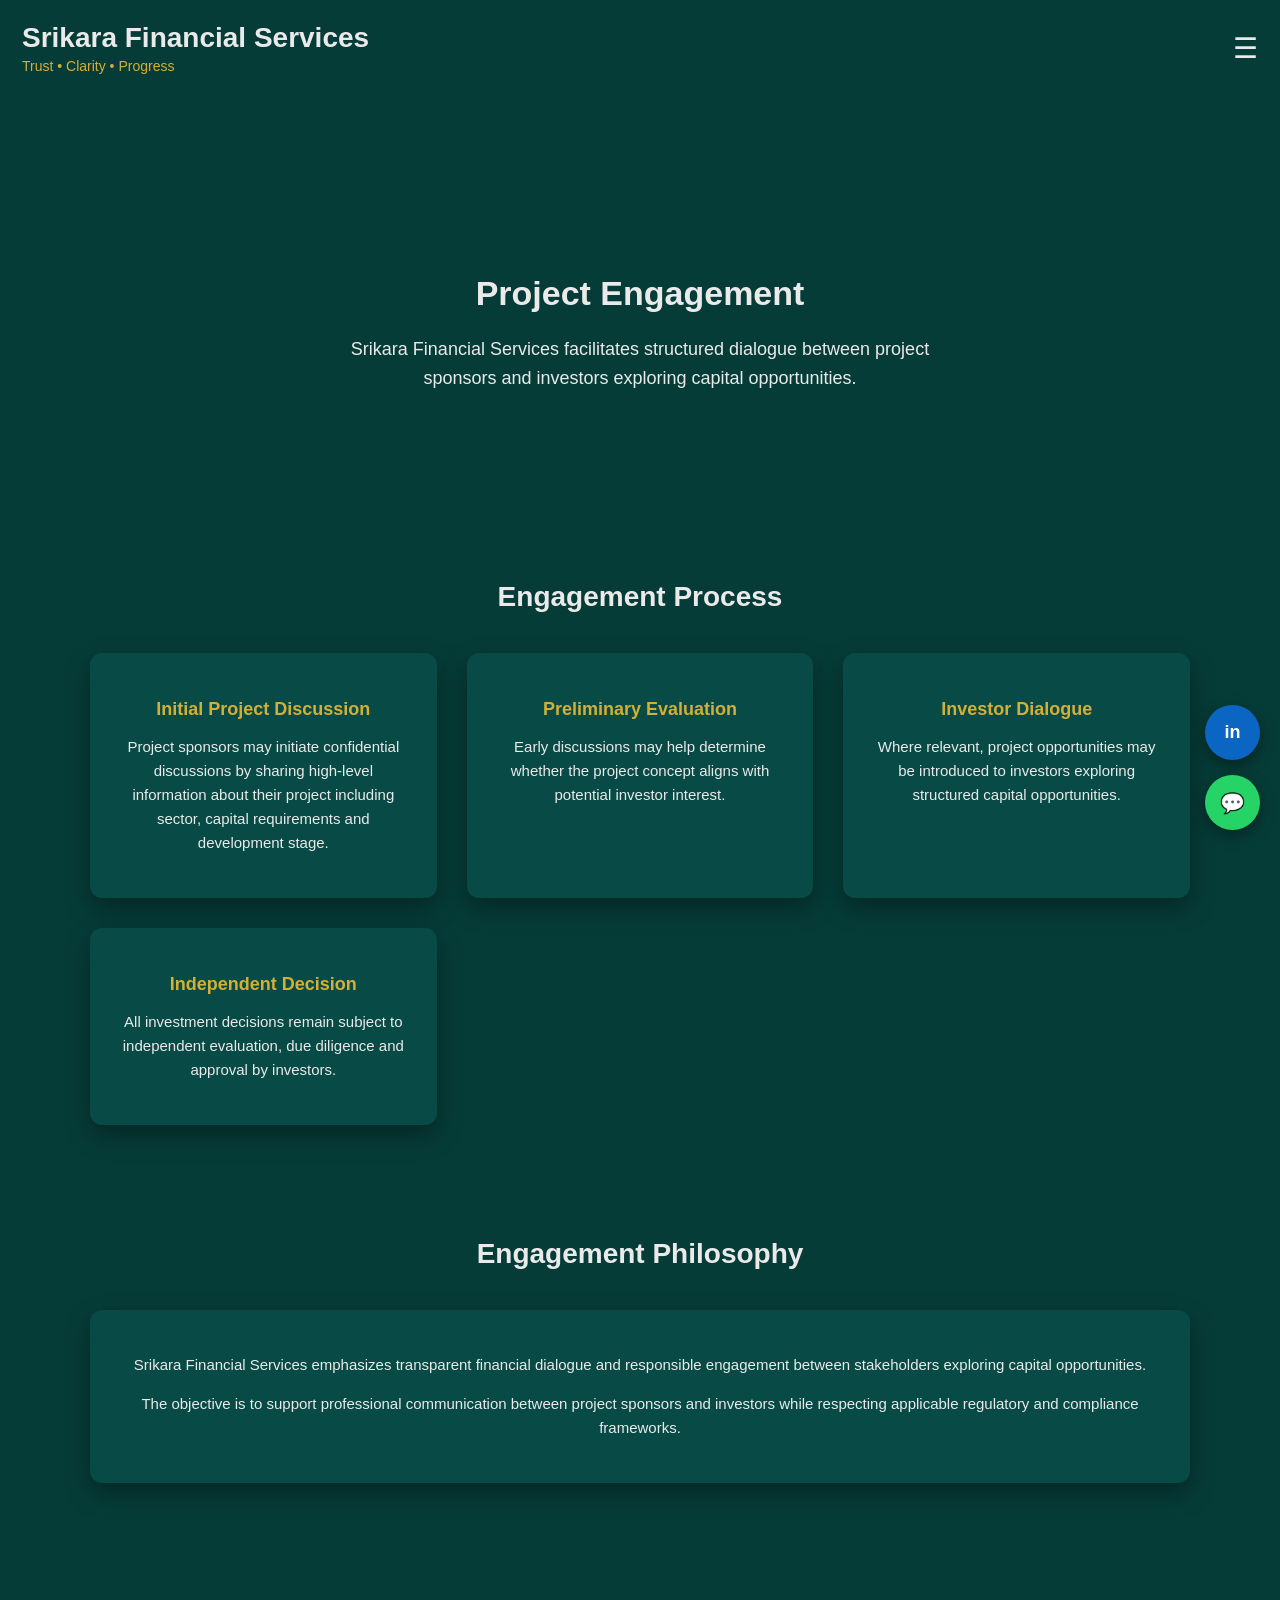
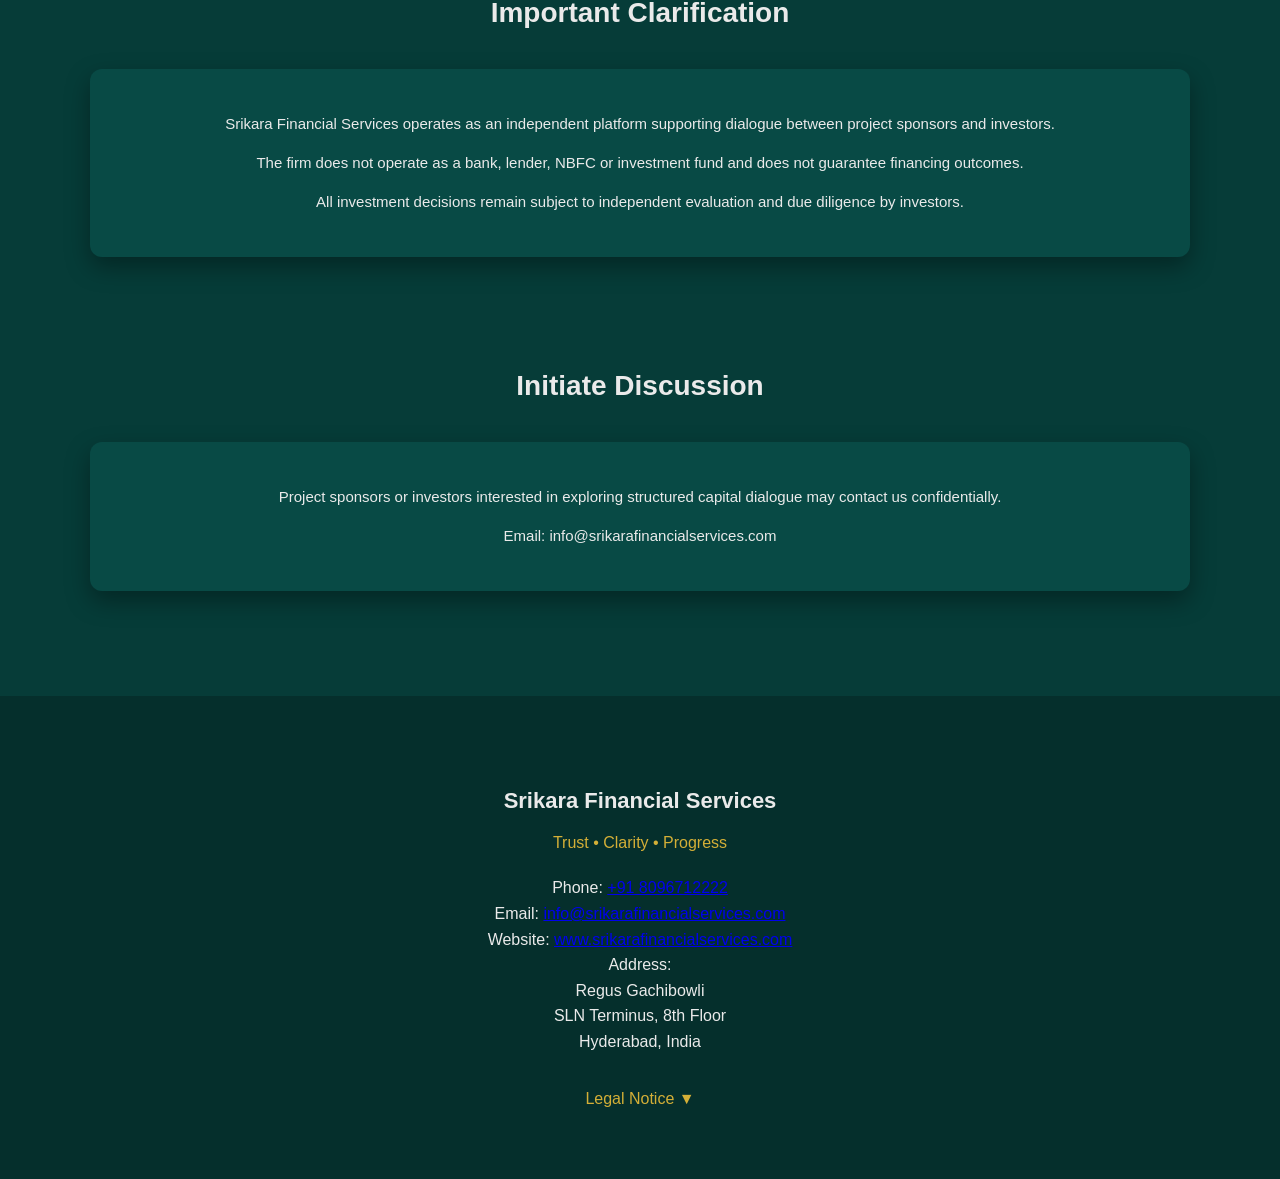
<file: project-engagement.html>
<!DOCTYPE html>
<html lang="en">

<head>

<meta charset="UTF-8">
<meta name="viewport" content="width=device-width, initial-scale=1.0">

<title>Project Engagement | Srikara Financial Services</title>

<meta name="description" content="Project engagement process at Srikara Financial Services – facilitating responsible capital dialogue between project sponsors and investors.">

<link rel="stylesheet" href="styles.css">

</head>

<body>


<!-- HEADER -->

<header class="header">

<div>
<div class="logo">Srikara Financial Services</div>
<div class="tagline">Trust • Clarity • Progress</div>
</div>

<div class="menu-icon" onclick="toggleMenu()">☰</div>

</header>



<!-- SIDE MENU -->

<div class="side-menu" id="sideMenu">

<a href="index.html">Home</a>
<a href="about.html">About</a>
<a href="services.html">Services</a>
<a href="structured-funding-india.html">Structured Funding</a>
<a href="nri-financing-india.html">NRI Financing</a>
<a href="project-engagement.html">Project Engagement</a>
<a href="faq.html">FAQ</a>
<a href="contact.html">Contact</a>

</div>



<!-- HERO -->

<section class="hero">

<h1>Project Engagement</h1>

<p>

Srikara Financial Services facilitates structured dialogue between
project sponsors and investors exploring capital opportunities.

</p>

</section>



<!-- PROCESS -->

<section class="container">

<h2>Engagement Process</h2>

<div class="grid">


<div class="card">

<h3>Initial Project Discussion</h3>

<p>

Project sponsors may initiate confidential discussions by sharing
high-level information about their project including sector,
capital requirements and development stage.

</p>

</div>



<div class="card">

<h3>Preliminary Evaluation</h3>

<p>

Early discussions may help determine whether the project concept
aligns with potential investor interest.

</p>

</div>



<div class="card">

<h3>Investor Dialogue</h3>

<p>

Where relevant, project opportunities may be introduced to investors
exploring structured capital opportunities.

</p>

</div>



<div class="card">

<h3>Independent Decision</h3>

<p>

All investment decisions remain subject to independent evaluation,
due diligence and approval by investors.

</p>

</div>


</div>

</section>



<!-- ENGAGEMENT PHILOSOPHY -->

<section class="container">

<h2>Engagement Philosophy</h2>

<div class="card">

<p>

Srikara Financial Services emphasizes transparent financial dialogue
and responsible engagement between stakeholders exploring capital
opportunities.

</p>

<p>

The objective is to support professional communication between
project sponsors and investors while respecting applicable
regulatory and compliance frameworks.

</p>

</div>

</section>



<!-- IMPORTANT CLARIFICATION -->

<section class="container">

<h2>Important Clarification</h2>

<div class="card">

<p>

Srikara Financial Services operates as an independent platform
supporting dialogue between project sponsors and investors.

</p>

<p>

The firm does not operate as a bank, lender, NBFC or investment fund
and does not guarantee financing outcomes.

</p>

<p>

All investment decisions remain subject to independent
evaluation and due diligence by investors.

</p>

</div>

</section>



<!-- CONTACT -->

<section class="container">

<h2>Initiate Discussion</h2>

<div class="card">

<p>

Project sponsors or investors interested in exploring
structured capital dialogue may contact us confidentially.

</p>

<p>

Email: info@srikarafinancialservices.com

</p>

</div>

</section>



<!-- FOOTER -->

<footer class="footer">

<h3>Srikara Financial Services</h3>

<p class="footer-tag">Trust • Clarity • Progress</p>

<p>
Phone: <a href="tel:+918096712222">+91 8096712222</a><br>

Email: <a href="mailto:info@srikarafinancialservices.com">
info@srikarafinancialservices.com
</a><br>

Website: <a href="https://www.srikarafinancialservices.com" target="_blank">
www.srikarafinancialservices.com
</a><br>

Address:<br>
Regus Gachibowli<br>
SLN Terminus, 8th Floor<br>
Hyderabad, India


</p>


<button class="disclaimer-btn" onclick="toggleDisclaimer()">

Legal Notice ▼

</button>


<div class="disclaimer-text" id="disclaimer">

<p>

Srikara Financial Services operates as an independent platform
facilitating dialogue between project sponsors and investors
exploring capital opportunities.

</p>

<p>

The firm does not operate as a bank, lender, NBFC or investment fund
and does not guarantee financing outcomes. All investment decisions
remain subject to independent evaluation by investors.

</p>

</div>

</footer>



<!-- FLOATING BUTTONS -->

<a href="https://www.linkedin.com" class="linkedin-btn">in</a>

<a href="https://wa.me/918096712222" class="whatsapp-btn">💬</a>



<!-- SCRIPT -->

<script>

function toggleMenu(){

var menu=document.getElementById("sideMenu");

if(menu.style.right==="0px"){

menu.style.right="-260px";

}else{

menu.style.right="0px";

}

}


function toggleDisclaimer(){

var d=document.getElementById("disclaimer");

if(d.style.display==="block"){

d.style.display="none";

}else{

d.style.display="block";

}

}

</script>


</body>
</html>
</file>
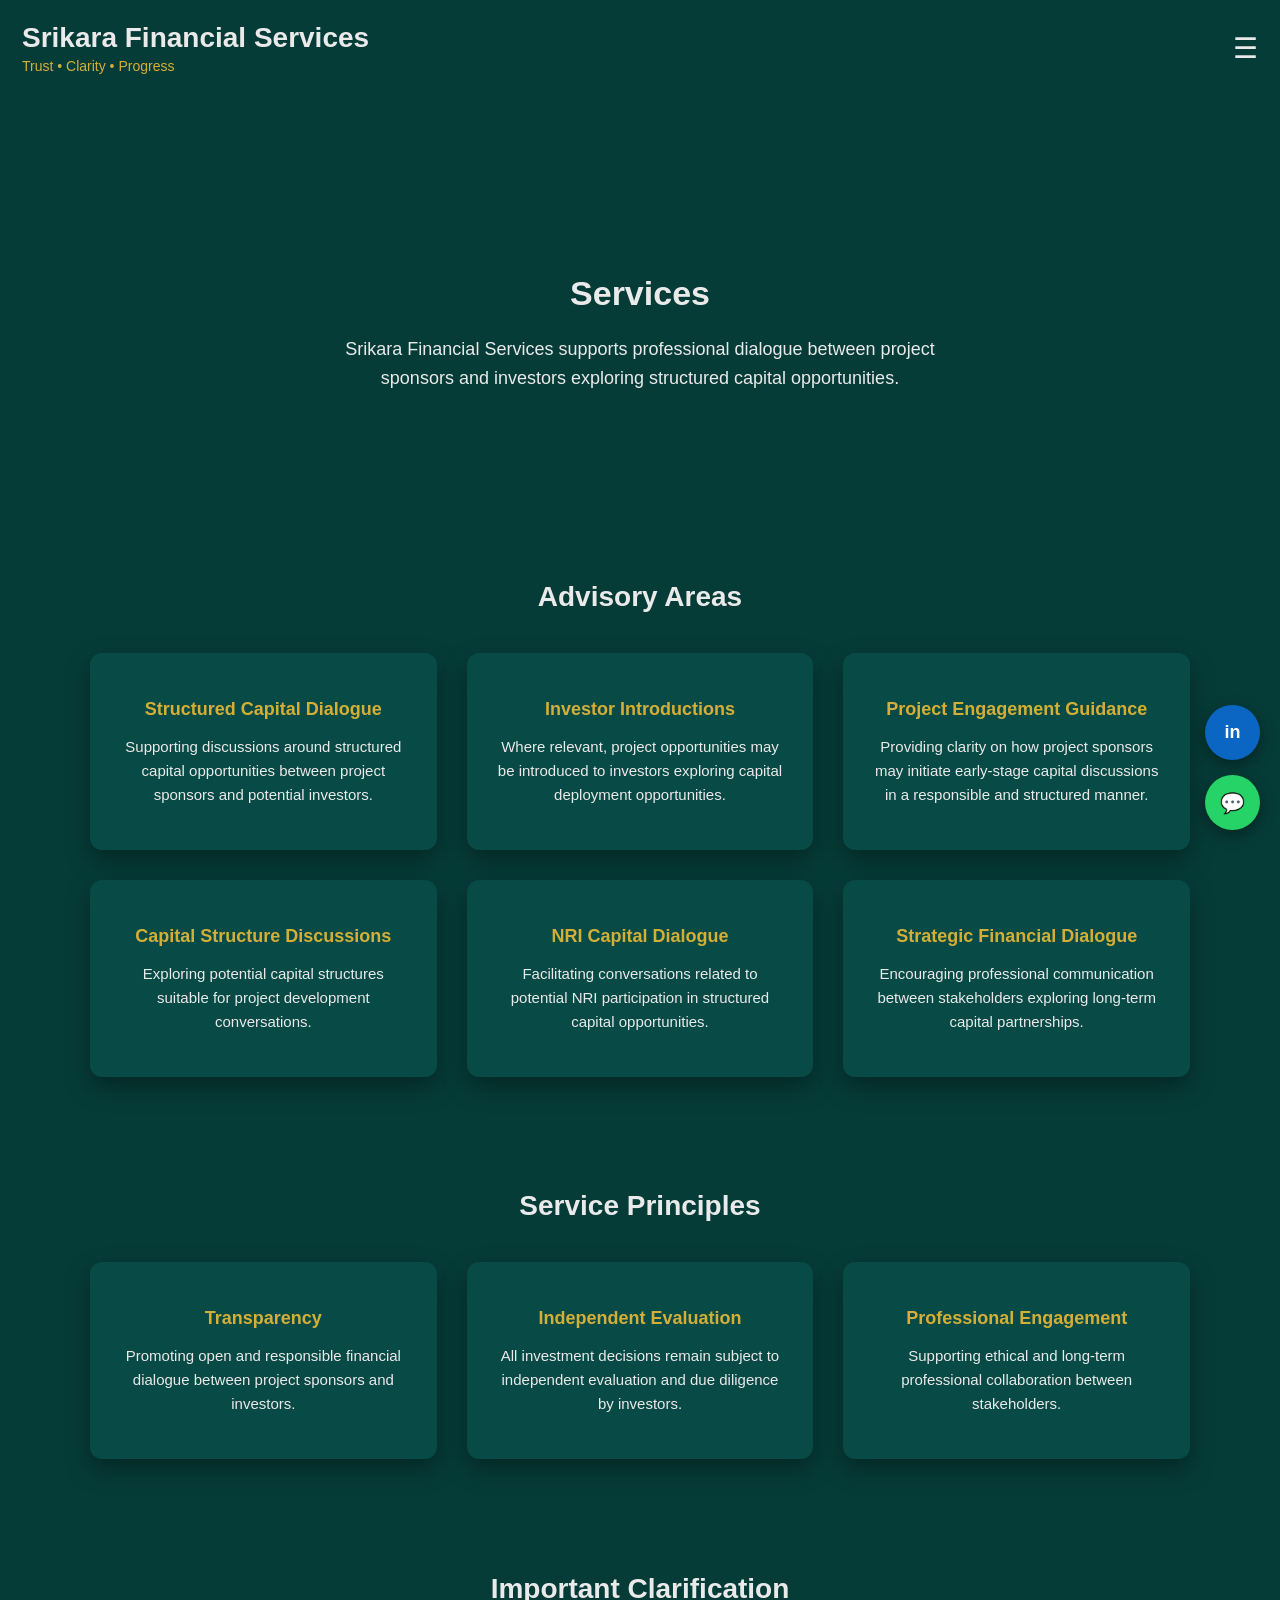
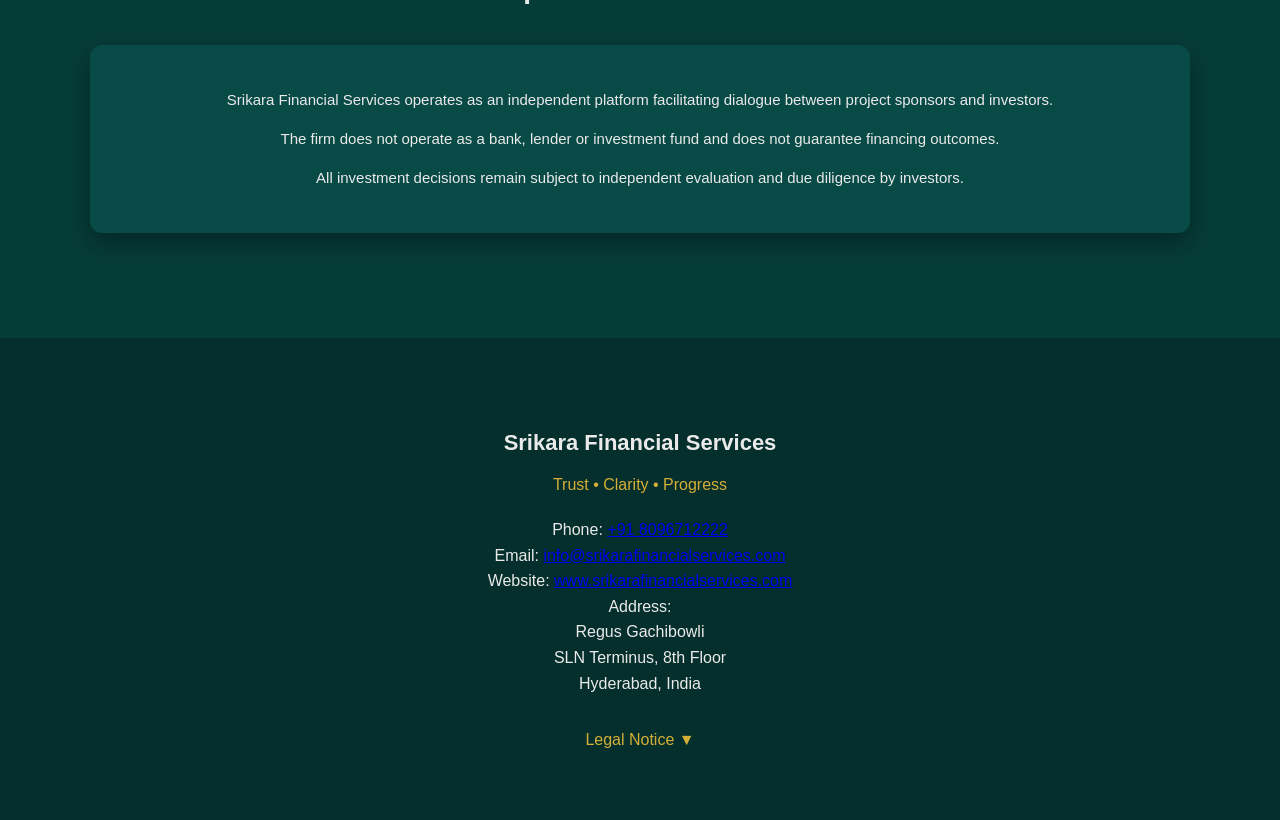
<file: services.html>
<!DOCTYPE html>
<html lang="en">

<head>

<meta charset="UTF-8">
<meta name="viewport" content="width=device-width, initial-scale=1.0">

<title>Services | Srikara Financial Services</title>

<meta name="description" content="Services offered by Srikara Financial Services including structured funding dialogue, capital advisory discussions and investor introductions.">

<link rel="stylesheet" href="styles.css">

</head>

<body>

<!-- HEADER -->

<header class="header">

<div>
<div class="logo">Srikara Financial Services</div>
<div class="tagline">Trust • Clarity • Progress</div>
</div>

<div class="menu-icon" onclick="toggleMenu()">☰</div>

</header>


<!-- SIDE MENU -->

<div class="side-menu" id="sideMenu">

<a href="index.html">Home</a>
<a href="about.html">About</a>
<a href="services.html">Services</a>
<a href="structured-funding-india.html">Structured Funding</a>
<a href="nri-financing-india.html">NRI Financing</a>
<a href="faq.html">FAQ</a>
<a href="contact.html">Contact</a>

</div>


<!-- HERO -->

<section class="hero">

<h1>Services</h1>

<p>

Srikara Financial Services supports professional dialogue between
project sponsors and investors exploring structured capital opportunities.

</p>

</section>


<!-- SERVICES GRID -->

<section class="container">

<h2>Advisory Areas</h2>

<div class="grid">


<div class="card">

<h3>Structured Capital Dialogue</h3>

<p>

Supporting discussions around structured capital opportunities
between project sponsors and potential investors.

</p>

</div>


<div class="card">

<h3>Investor Introductions</h3>

<p>

Where relevant, project opportunities may be introduced to investors
exploring capital deployment opportunities.

</p>

</div>


<div class="card">

<h3>Project Engagement Guidance</h3>

<p>

Providing clarity on how project sponsors may initiate early-stage
capital discussions in a responsible and structured manner.

</p>

</div>


<div class="card">

<h3>Capital Structure Discussions</h3>

<p>

Exploring potential capital structures suitable for project
development conversations.

</p>

</div>


<div class="card">

<h3>NRI Capital Dialogue</h3>

<p>

Facilitating conversations related to potential NRI participation
in structured capital opportunities.

</p>

</div>


<div class="card">

<h3>Strategic Financial Dialogue</h3>

<p>

Encouraging professional communication between stakeholders
exploring long-term capital partnerships.

</p>

</div>

</div>

</section>



<!-- SERVICE PRINCIPLES -->

<section class="container">

<h2>Service Principles</h2>

<div class="grid">


<div class="card">

<h3>Transparency</h3>

<p>

Promoting open and responsible financial dialogue between
project sponsors and investors.

</p>

</div>


<div class="card">

<h3>Independent Evaluation</h3>

<p>

All investment decisions remain subject to independent
evaluation and due diligence by investors.

</p>

</div>


<div class="card">

<h3>Professional Engagement</h3>

<p>

Supporting ethical and long-term professional collaboration
between stakeholders.

</p>

</div>

</div>

</section>



<!-- IMPORTANT NOTE -->

<section class="container">

<h2>Important Clarification</h2>

<div class="card">

<p>

Srikara Financial Services operates as an independent platform
facilitating dialogue between project sponsors and investors.

</p>

<p>

The firm does not operate as a bank, lender or investment fund
and does not guarantee financing outcomes.

</p>

<p>

All investment decisions remain subject to independent
evaluation and due diligence by investors.

</p>

</div>

</section>



<!-- FOOTER -->

<footer class="footer">

<h3>Srikara Financial Services</h3>

<p class="footer-tag">Trust • Clarity • Progress</p>

<p>

Phone: <a href="tel:+918096712222">+91 8096712222</a><br>

Email: <a href="mailto:info@srikarafinancialservices.com">
info@srikarafinancialservices.com
</a><br>

Website: <a href="https://www.srikarafinancialservices.com" target="_blank">
www.srikarafinancialservices.com
</a><br>

Address:<br>
Regus Gachibowli<br>
SLN Terminus, 8th Floor<br>
Hyderabad, India

</p>


<button class="disclaimer-btn" onclick="toggleDisclaimer()">
Legal Notice ▼
</button>


<div class="disclaimer-text" id="disclaimer">

<p>

Srikara Financial Services operates as an independent platform
facilitating dialogue between project sponsors and investors
exploring capital opportunities.

</p>

<p>

The firm does not operate as a bank, lender or investment fund
and does not guarantee financing outcomes.

</p>

</div>

</footer>



<!-- FLOATING BUTTONS -->

<a href="https://www.linkedin.com" class="linkedin-btn">in</a>

<a href="https://wa.me/918096712222" class="whatsapp-btn">💬</a>



<!-- SCRIPT -->

<script>

function toggleMenu(){

var menu=document.getElementById("sideMenu");

if(menu.style.right==="0px"){

menu.style.right="-260px";

}else{

menu.style.right="0px";

}

}

function toggleDisclaimer(){

var d=document.getElementById("disclaimer");

if(d.style.display==="block"){

d.style.display="none";

}else{

d.style.display="block";

}

}

</script>


</body>
</html>
</file>
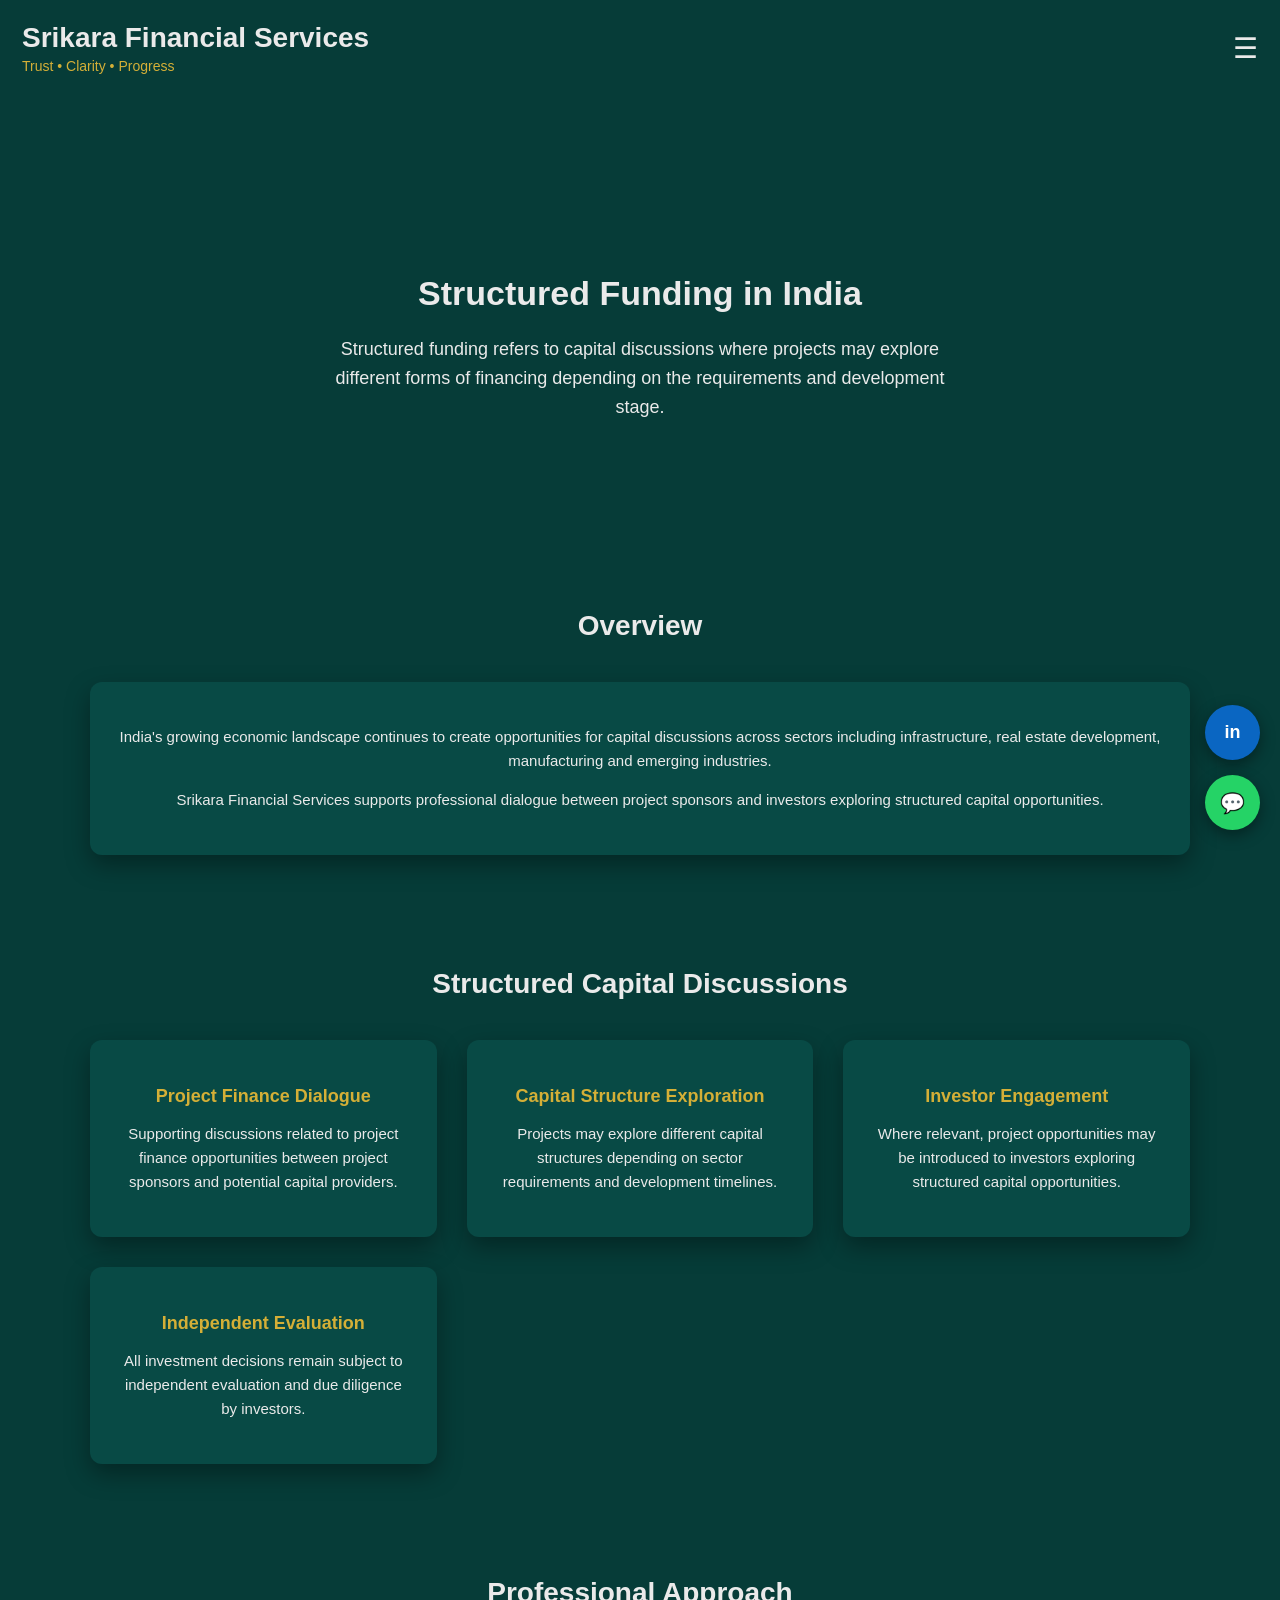
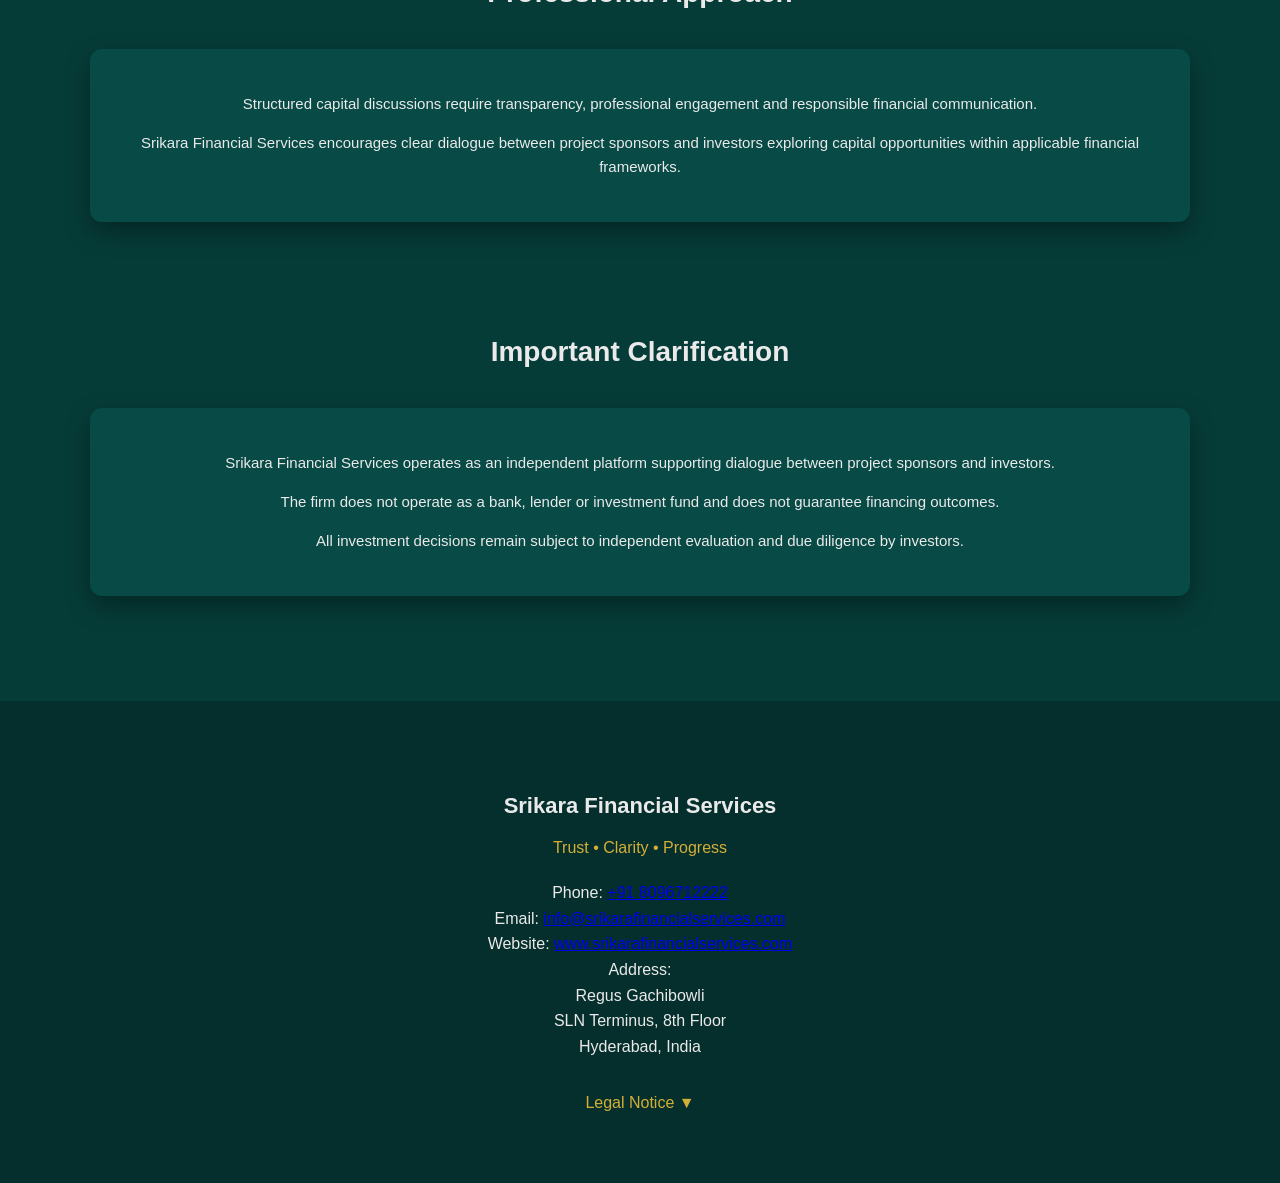
<file: structured-funding-india.html>
<!DOCTYPE html>
<html lang="en">

<head>

<meta charset="UTF-8">
<meta name="viewport" content="width=device-width, initial-scale=1.0">

<title>Structured Funding India | Srikara Financial Services</title>

<meta name="description" content="Structured funding discussions and capital advisory dialogue supported by Srikara Financial Services.">

<link rel="stylesheet" href="styles.css">

</head>

<body>


<!-- HEADER -->

<header class="header">

<div>
<div class="logo">Srikara Financial Services</div>
<div class="tagline">Trust • Clarity • Progress</div>
</div>

<div class="menu-icon" onclick="toggleMenu()">☰</div>

</header>



<!-- SIDE MENU -->

<div class="side-menu" id="sideMenu">

<a href="index.html">Home</a>
<a href="about.html">About</a>
<a href="services.html">Services</a>
<a href="structured-funding-india.html">Structured Funding</a>
<a href="nri-financing-india.html">NRI Financing</a>
<a href="project-engagement.html">Projects</a>
<a href="faq.html">FAQ</a>
<a href="contact.html">Contact</a>

</div>



<!-- HERO -->

<section class="hero">

<h1>Structured Funding in India</h1>

<p>

Structured funding refers to capital discussions where projects may explore
different forms of financing depending on the requirements and development stage.

</p>

</section>



<!-- OVERVIEW -->

<section class="container">

<h2>Overview</h2>

<div class="card">

<p>

India's growing economic landscape continues to create opportunities for
capital discussions across sectors including infrastructure,
real estate development, manufacturing and emerging industries.

</p>

<p>

Srikara Financial Services supports professional dialogue between
project sponsors and investors exploring structured capital opportunities.

</p>

</div>

</section>



<!-- FUNDING DISCUSSIONS -->

<section class="container">

<h2>Structured Capital Discussions</h2>

<div class="grid">


<div class="card">

<h3>Project Finance Dialogue</h3>

<p>

Supporting discussions related to project finance opportunities
between project sponsors and potential capital providers.

</p>

</div>


<div class="card">

<h3>Capital Structure Exploration</h3>

<p>

Projects may explore different capital structures depending
on sector requirements and development timelines.

</p>

</div>


<div class="card">

<h3>Investor Engagement</h3>

<p>

Where relevant, project opportunities may be introduced
to investors exploring structured capital opportunities.

</p>

</div>


<div class="card">

<h3>Independent Evaluation</h3>

<p>

All investment decisions remain subject to independent
evaluation and due diligence by investors.

</p>

</div>


</div>

</section>



<!-- PROFESSIONAL APPROACH -->

<section class="container">

<h2>Professional Approach</h2>

<div class="card">

<p>

Structured capital discussions require transparency,
professional engagement and responsible financial communication.

</p>

<p>

Srikara Financial Services encourages clear dialogue between
project sponsors and investors exploring capital opportunities
within applicable financial frameworks.

</p>

</div>

</section>



<!-- IMPORTANT CLARIFICATION -->

<section class="container">

<h2>Important Clarification</h2>

<div class="card">

<p>

Srikara Financial Services operates as an independent platform
supporting dialogue between project sponsors and investors.

</p>

<p>

The firm does not operate as a bank, lender or investment fund
and does not guarantee financing outcomes.

</p>

<p>

All investment decisions remain subject to independent
evaluation and due diligence by investors.

</p>

</div>

</section>



<!-- FOOTER -->

<footer class="footer">

<h3>Srikara Financial Services</h3>

<p class="footer-tag">Trust • Clarity • Progress</p>

<p>

Phone: <a href="tel:+918096712222">+91 8096712222</a><br>

Email: <a href="mailto:info@srikarafinancialservices.com">
info@srikarafinancialservices.com
</a><br>

Website: <a href="https://www.srikarafinancialservices.com" target="_blank">
www.srikarafinancialservices.com
</a><br>

Address:<br>
Regus Gachibowli<br>
SLN Terminus, 8th Floor<br>
Hyderabad, India


</p>


<button class="disclaimer-btn" onclick="toggleDisclaimer()">

Legal Notice ▼

</button>


<div class="disclaimer-text" id="disclaimer">

<p>

Srikara Financial Services operates as an independent platform
facilitating dialogue between project sponsors and investors
exploring capital opportunities.

</p>

<p>

The firm does not operate as a bank, lender or investment fund
and does not guarantee financing outcomes.

</p>

</div>

</footer>



<!-- FLOATING BUTTONS -->

<a href="https://www.linkedin.com" class="linkedin-btn">in</a>

<a href="https://wa.me/918096712222" class="whatsapp-btn">💬</a>



<!-- SCRIPT -->

<script>

function toggleMenu(){

var menu=document.getElementById("sideMenu");

if(menu.style.right==="0px"){

menu.style.right="-260px";

}else{

menu.style.right="0px";

}

}


function toggleDisclaimer(){

var d=document.getElementById("disclaimer");

if(d.style.display==="block"){

d.style.display="none";

}else{

d.style.display="block";

}

}

</script>


</body>
</html>
</file>
<file: styles.css>
/* GLOBAL */

body{
margin:0;
font-family:Arial, Helvetica, sans-serif;
color:#eaeaea;
background-color:#063c38;

/* WORLD MAP BACKGROUND */

background-image:
linear-gradient(rgba(6,60,56,0.85),rgba(6,60,56,0.9)),
url("https://upload.wikimedia.org/wikipedia/commons/8/80/World_map_-_low_resolution.svg");

background-repeat:no-repeat;
background-position:center 120px;
background-size:1100px;
}


/* HEADER */

.header{
display:flex;
justify-content:space-between;
align-items:center;
padding:22px;
}

.logo{
font-size:28px;
font-weight:700;
white-space:nowrap;
}

.tagline{
color:#d4af37;
font-size:14px;
margin-top:4px;
}


/* MENU ICON */

.menu-icon{
font-size:28px;
cursor:pointer;
}


/* SIDE MENU */

.side-menu{
position:fixed;
top:0;
right:-260px;
width:260px;
height:100vh;
background:#052f2c;
padding-top:80px;
transition:0.35s;
z-index:2000;
}

.side-menu a{
display:block;
padding:16px 25px;
color:white;
text-decoration:none;
border-bottom:1px solid rgba(255,255,255,0.1);
}

.side-menu a:hover{
background:#094843;
color:#d4af37;
}


/* HERO */

.hero{
text-align:center;
padding:150px 20px 120px 20px;
position:relative;
z-index:1;
}

.hero h1{
font-size:34px;
margin-bottom:22px;
font-weight:700;
}

.hero p{
max-width:650px;
margin:auto;
font-size:18px;
line-height:1.6;
}


/* CONTAINER */

.container{
max-width:1100px;
margin:auto;
padding:45px 20px;
}

.container h2{
text-align:center;
margin-bottom:40px;
font-size:28px;
}


/* GRID */

.grid{
display:grid;
grid-template-columns:repeat(auto-fit,minmax(260px,1fr));
gap:30px;
margin-top:30px;
}


/* CARDS */

.card{
background:#084a45;
padding:28px;
border-radius:12px;
box-shadow:0 10px 25px rgba(0,0,0,0.35);
transition:0.3s;
}

.card:hover{
transform:translateY(-6px);
}

.card h3{
color:#d4af37;
margin-bottom:12px;
font-size:18px;
}

.card p{
font-size:15px;
line-height:1.6;
}


/* FOOTER */

.footer{
text-align:center;
padding:70px 20px;
background:#052f2c;
margin-top:60px;
}

.footer h3{
margin-bottom:10px;
font-size:22px;
}

.footer-tag{
color:#d4af37;
margin-bottom:20px;
}

.footer p{
line-height:1.6;
}


/* DISCLAIMER */

.disclaimer-btn{
background:none;
border:none;
color:#d4af37;
font-size:16px;
cursor:pointer;
margin-top:18px;
}

.disclaimer-text{
display:none;
max-width:700px;
margin:auto;
margin-top:18px;
font-size:14px;
line-height:1.6;
}


/* FLOATING BUTTONS */

.linkedin-btn{
position:fixed;
right:20px;
bottom:140px;
background:#0A66C2;
width:55px;
height:55px;
border-radius:50%;
display:flex;
align-items:center;
justify-content:center;
color:white;
font-weight:bold;
text-decoration:none;
font-size:18px;
box-shadow:0 5px 15px rgba(0,0,0,0.4);
z-index:999;
}

.whatsapp-btn{
position:fixed;
right:20px;
bottom:70px;
background:#25D366;
width:55px;
height:55px;
border-radius:50%;
display:flex;
align-items:center;
justify-content:center;
color:white;
font-size:20px;
text-decoration:none;
box-shadow:0 5px 15px rgba(0,0,0,0.4);
z-index:999;
}


/* MOBILE */

@media(max-width:768px){

.hero{
padding:120px 20px 90px 20px;
}

.hero h1{
font-size:28px;
}

.logo{
font-size:22px;
}

.grid{
grid-template-columns:1fr;
}

}.gold-btn{
display:inline-block;
background:#d4af37;
color:#000;
padding:14px 28px;
border-radius:8px;
text-decoration:none;
font-weight:600;
margin-top:20px;
}

.container{
text-align:center;
}
</file>
